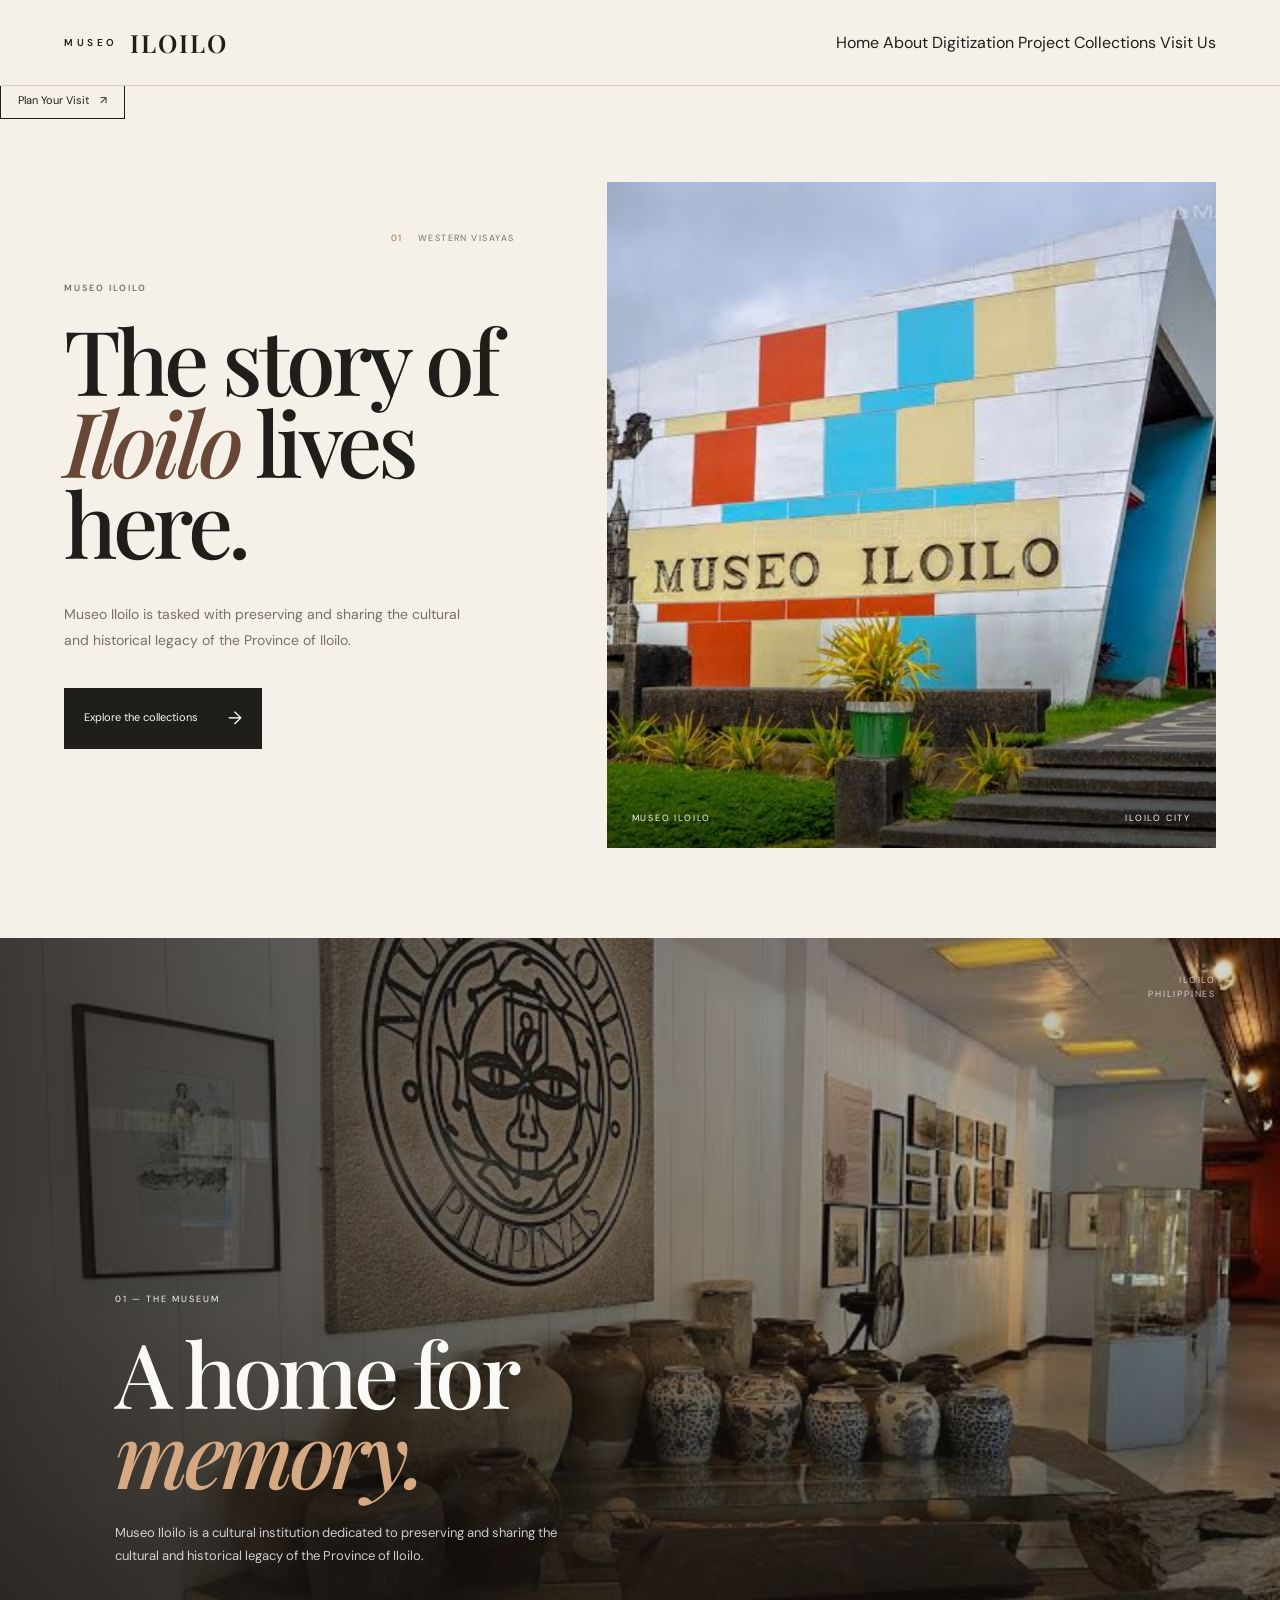
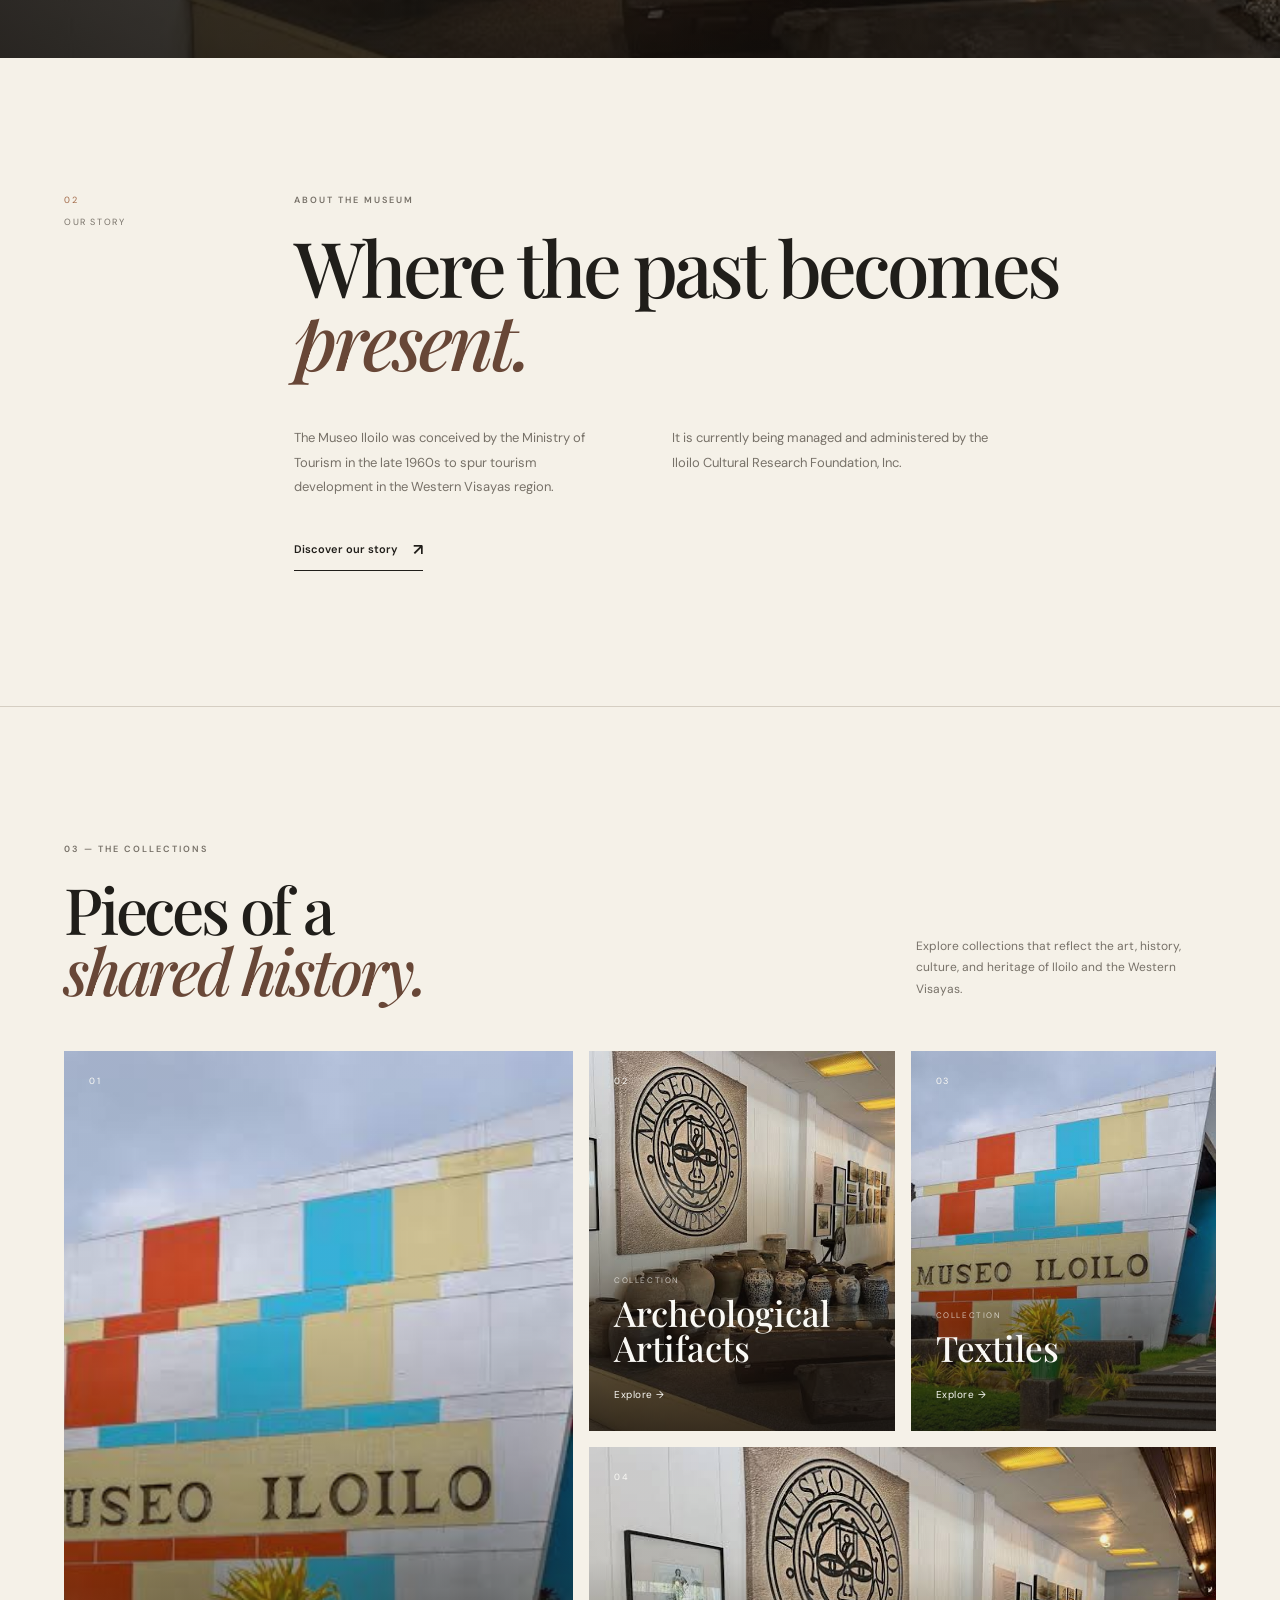
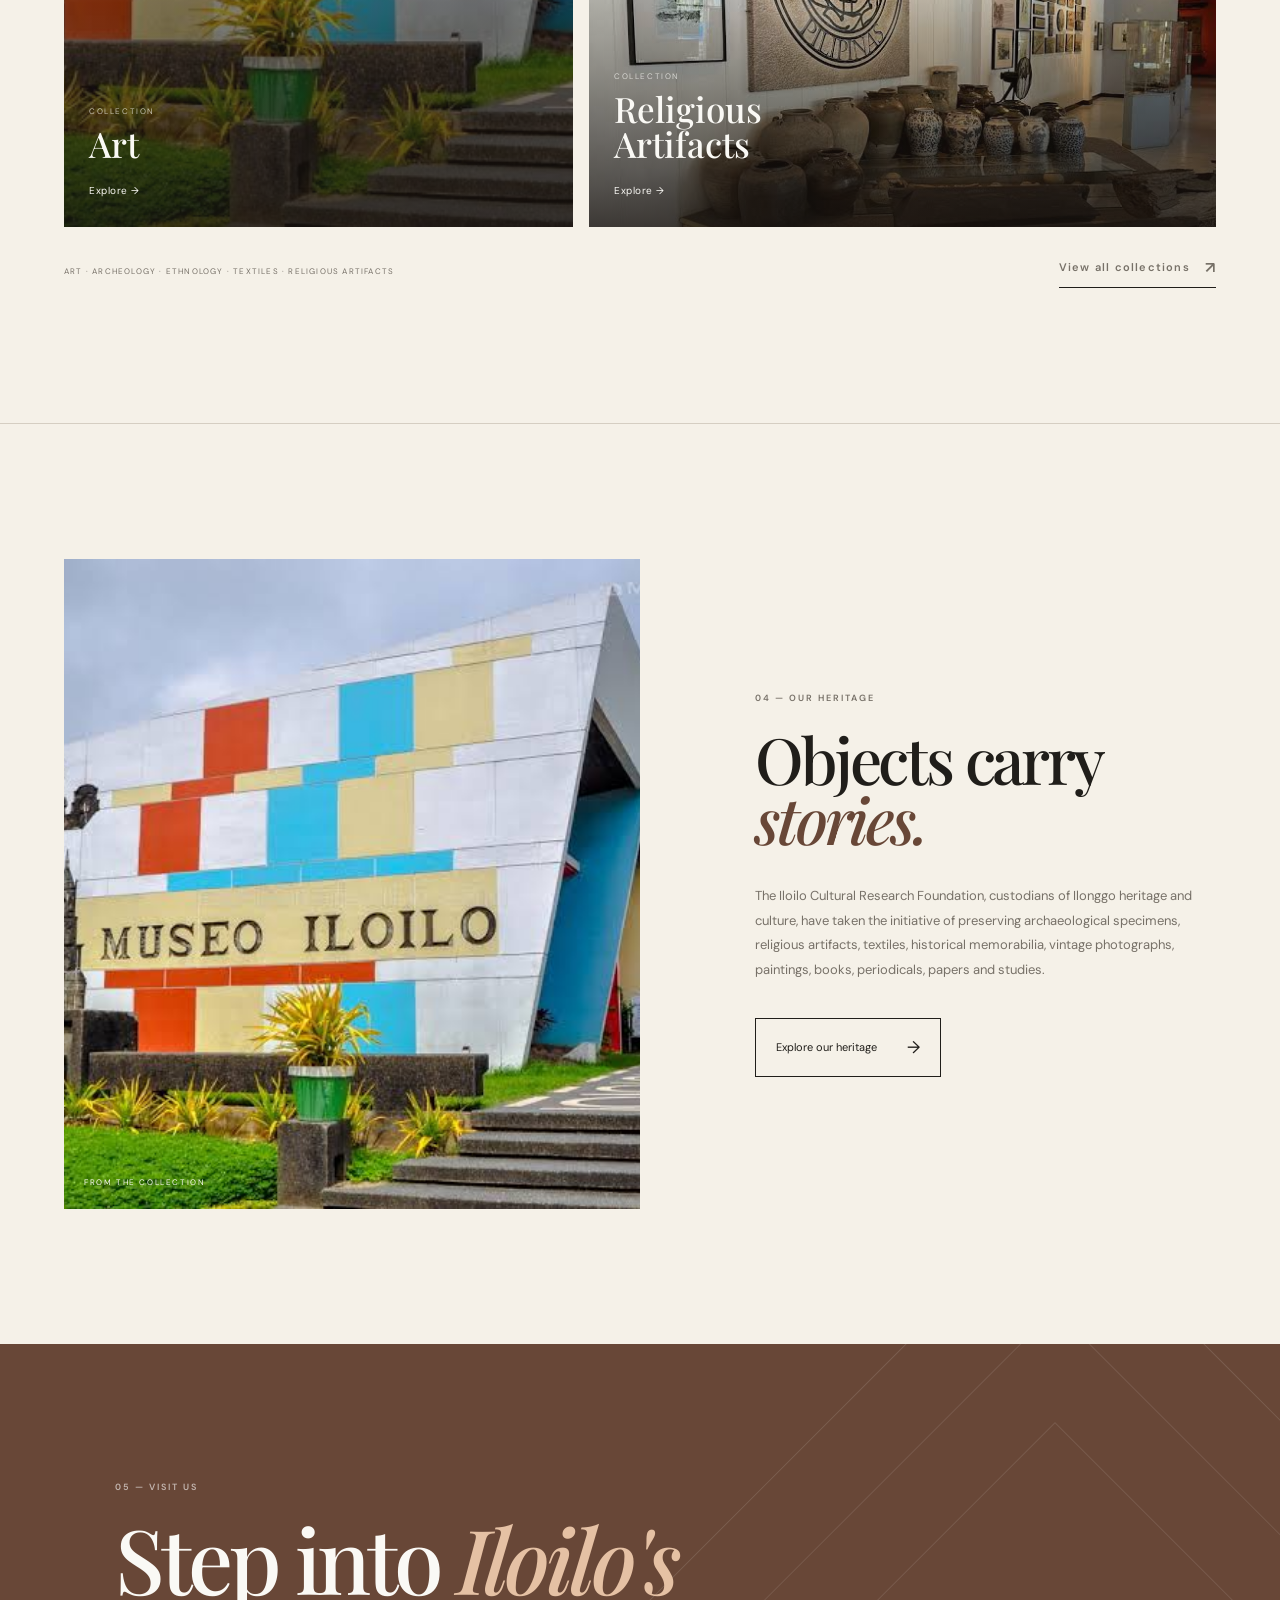
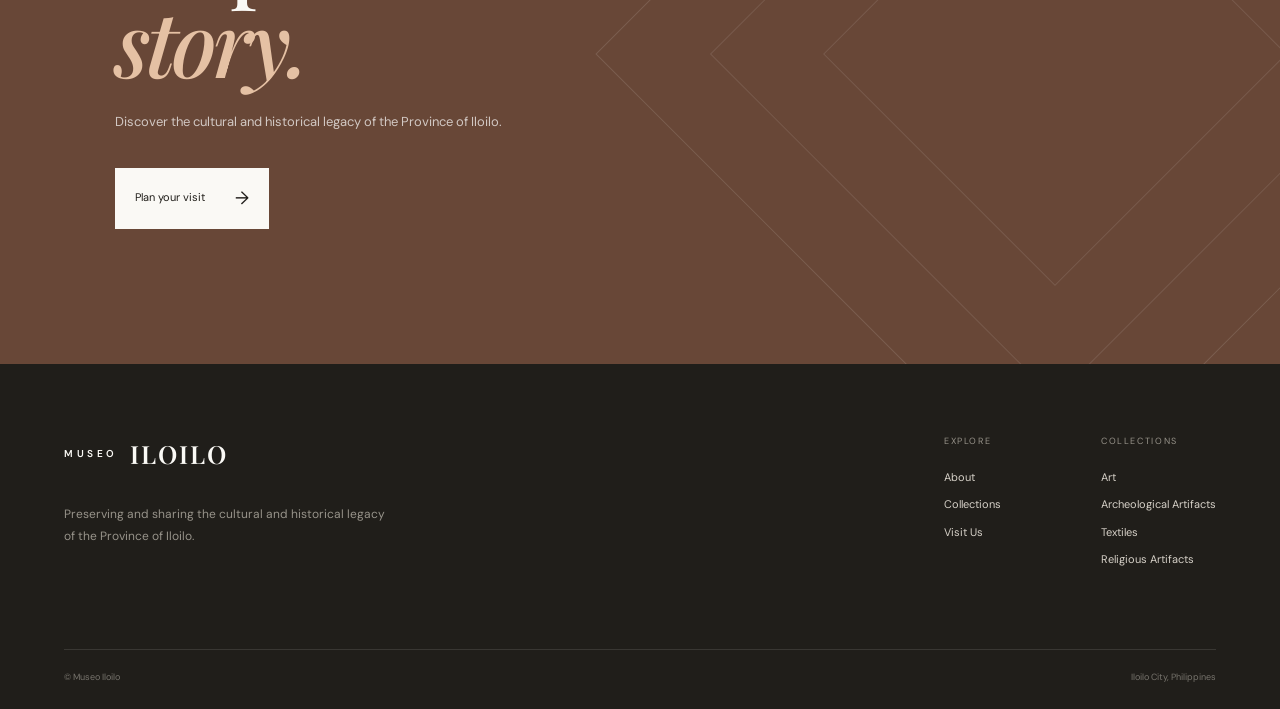
<file: index.html>
<!DOCTYPE html>
<html lang="en">
<head>
    <meta charset="UTF-8">
    <meta name="viewport" content="width=device-width, initial-scale=1.0">
    <title>Museo Iloilo</title>
    <link rel="stylesheet" href="style.css">
    <link rel="preconnect" href="https://fonts.googleapis.com">
    <link rel="preconnect" href="https://fonts.gstatic.com" crossorigin>
    <link href="https://fonts.googleapis.com/css2?family=DM+Sans:wght@400;500;600&family=Playfair+Display:ital,wght@0,500;0,600;1,500&display=swap" rel="stylesheet">
</head>

<body>

<header class="navbar">
    <a href="index.html" class="logo">
        <span>MUSEO</span>
        <strong>ILOILO</strong>
    </a>

     <nav class="main-nav">
        <a href="index.html">Home</a>
        <a href="about.html" class="active">About</a>
        <a href="digitization.html">Digitization Project</a>
        <a href="collections.html">Collections</a>
        <a href="visit.html">Visit Us</a>
    </nav>
</header>

    <a href="visit.html" class="nav-button">
        Plan Your Visit <span>↗</span>
    </a>
</header>

<main>

    <section class="hero">

        <div class="hero-content">

            <div class="hero-index">
                <span>01</span>
                <span>WESTERN VISAYAS</span>
            </div>

            <p class="eyebrow">MUSEO ILOILO</p>

            <h1>
                The story of
                <em>Iloilo</em>
                lives here.
            </h1>

            <p class="hero-description">
                Museo Iloilo is tasked with preserving and sharing the cultural and historical legacy of the Province of Iloilo.
            </p>

            <a href="collections.html" class="primary-button">
                Explore the collections
                <span>→</span>
            </a>

        </div>

        <div class="hero-image">
            <img src="images/museoiloilo.jpg" alt="Museo Iloilo">

            <div class="hero-caption">
                <span>MUSEO ILOILO</span>
                <span>ILOILO CITY</span>
            </div>
        </div>

    </section>


    <section class="museum-backdrop">

        <div class="backdrop-image">
            <img src="images/interior.jpg" alt="Museo Iloilo building">
        </div>

        <div class="backdrop-overlay"></div>

        <div class="backdrop-content">
            <span class="backdrop-number">01 — THE MUSEUM</span>

            <h2>
                A home for
                <em>memory.</em>
            </h2>

            <p>
                Museo Iloilo is a cultural institution dedicated to preserving and sharing the cultural and historical legacy of the Province of Iloilo.
            </p>
        </div>

        <div class="backdrop-location">
            <span>ILOILO</span>
            <span>PHILIPPINES</span>
        </div>

    </section>


    <section class="intro section">

        <div class="section-marker">
            <span>02</span>
            <span>OUR STORY</span>
        </div>

        <div class="intro-content">

            <p class="eyebrow">ABOUT THE MUSEUM</p>

            <h2>
                Where the past
                becomes <em>present.</em>
            </h2>

            <div class="intro-grid">

                <p>
                    The Museo Iloilo was conceived by the Ministry of Tourism in the late 1960s to spur tourism development in the Western Visayas region.
                </p>

                <p>
                    It is currently being managed and administered by the Iloilo Cultural Research Foundation, Inc.
                </p>

            </div>

            <a href="about.html" class="text-link">
                Discover our story
                <span>↗</span>
            </a>

        </div>

    </section>


    <section class="collections section">

        <div class="section-header">

            <div>
                <p class="eyebrow">03 — THE COLLECTIONS</p>
                <h2>Pieces of a<br><em>shared history.</em></h2>
            </div>

            <p class="section-introduction">
                Explore collections that reflect the art, history, culture, and heritage of Iloilo and the Western Visayas.
            </p>

        </div>


        <div class="collection-grid">

            <a href="collections.html" class="collection-card card-large">
                <img src="images/museoiloilo.jpg" alt="Art Collection">
                <div class="card-shade"></div>

                <div class="card-number">01</div>

                <div class="card-content">
                    <p>COLLECTION</p>
                    <h3>Art</h3>
                    <span>Explore →</span>
                </div>
            </a>


            <a href="collections.html" class="collection-card">
                <img src="images/interior.jpg" alt="Archeological Artifacts">
                <div class="card-shade"></div>

                <div class="card-number">02</div>

                <div class="card-content">
                    <p>COLLECTION</p>
                    <h3>Archeological<br>Artifacts</h3>
                    <span>Explore →</span>
                </div>
            </a>


            <a href="collections.html" class="collection-card">
                <img src="images/museoiloilo.jpg" alt="Textile Collection">
                <div class="card-shade"></div>

                <div class="card-number">03</div>

                <div class="card-content">
                    <p>COLLECTION</p>
                    <h3>Textiles</h3>
                    <span>Explore →</span>
                </div>
            </a>


            <a href="collections.html" class="collection-card">
                <img src="images/interior.jpg" alt="Religious Artifacts">
                <div class="card-shade"></div>

                <div class="card-number">04</div>

                <div class="card-content">
                    <p>COLLECTION</p>
                    <h3>Religious<br>Artifacts</h3>
                    <span>Explore →</span>
                </div>
            </a>

        </div>

        <div class="collection-footer">
            <span>ART · ARCHEOLOGY · ETHNOLOGY · TEXTILES · RELIGIOUS ARTIFACTS</span>

            <a href="collections.html" class="text-link">
                View all collections
                <span>↗</span>
            </a>
        </div>

    </section>


    <section class="heritage section">

        <div class="heritage-image">
            <img src="images/museoiloilo.jpg" alt="Artifact from Museo Iloilo">
            <span>FROM THE COLLECTION</span>
        </div>

        <div class="heritage-content">

            <p class="eyebrow">04 — OUR HERITAGE</p>

            <h2>
                Objects carry
                <em>stories.</em>
            </h2>

            <p>
                The Iloilo Cultural Research Foundation, custodians of Ilonggo heritage and culture, have taken the initiative of preserving archaeological specimens, religious artifacts, textiles, historical memorabilia, vintage photographs, paintings, books, periodicals, papers and studies.
            </p>

            <a href="collections.html" class="outline-button">
                Explore our heritage
                <span>→</span>
            </a>

        </div>

    </section>


    <section class="visit-cta">

        <div class="cta-content">

            <p class="eyebrow">05 — VISIT US</p>

            <h2>
                Step into
                <em>Iloilo's story.</em>
            </h2>

            <p>
                Discover the cultural and historical legacy of the Province of Iloilo.
            </p>

            <a href="visit.html" class="primary-button light">
                Plan your visit
                <span>→</span>
            </a>

        </div>

        <div class="cta-pattern"></div>

    </section>

</main>


<footer class="footer">

    <div class="footer-main">

        <div class="footer-brand">

            <a href="index.html" class="logo">
                <span>MUSEO</span>
                <strong>ILOILO</strong>
            </a>

            <p>
                Preserving and sharing the cultural and historical legacy of the Province of Iloilo.
            </p>

        </div>


        <div class="footer-links">

            <div>
                <span class="footer-title">Explore</span>
                <a href="about.html">About</a>
                <a href="collections.html">Collections</a>
                <a href="visit.html">Visit Us</a>
            </div>

            <div>
                <span class="footer-title">Collections</span>
                <a href="collections.html">Art</a>
                <a href="collections.html">Archeological Artifacts</a>
                <a href="collections.html">Textiles</a>
                <a href="collections.html">Religious Artifacts</a>
            </div>

        </div>

    </div>


    <div class="footer-bottom">
        <span>© Museo Iloilo</span>
        <span>Iloilo City, Philippines</span>
    </div>

</footer>

</body>
</html>
</file>
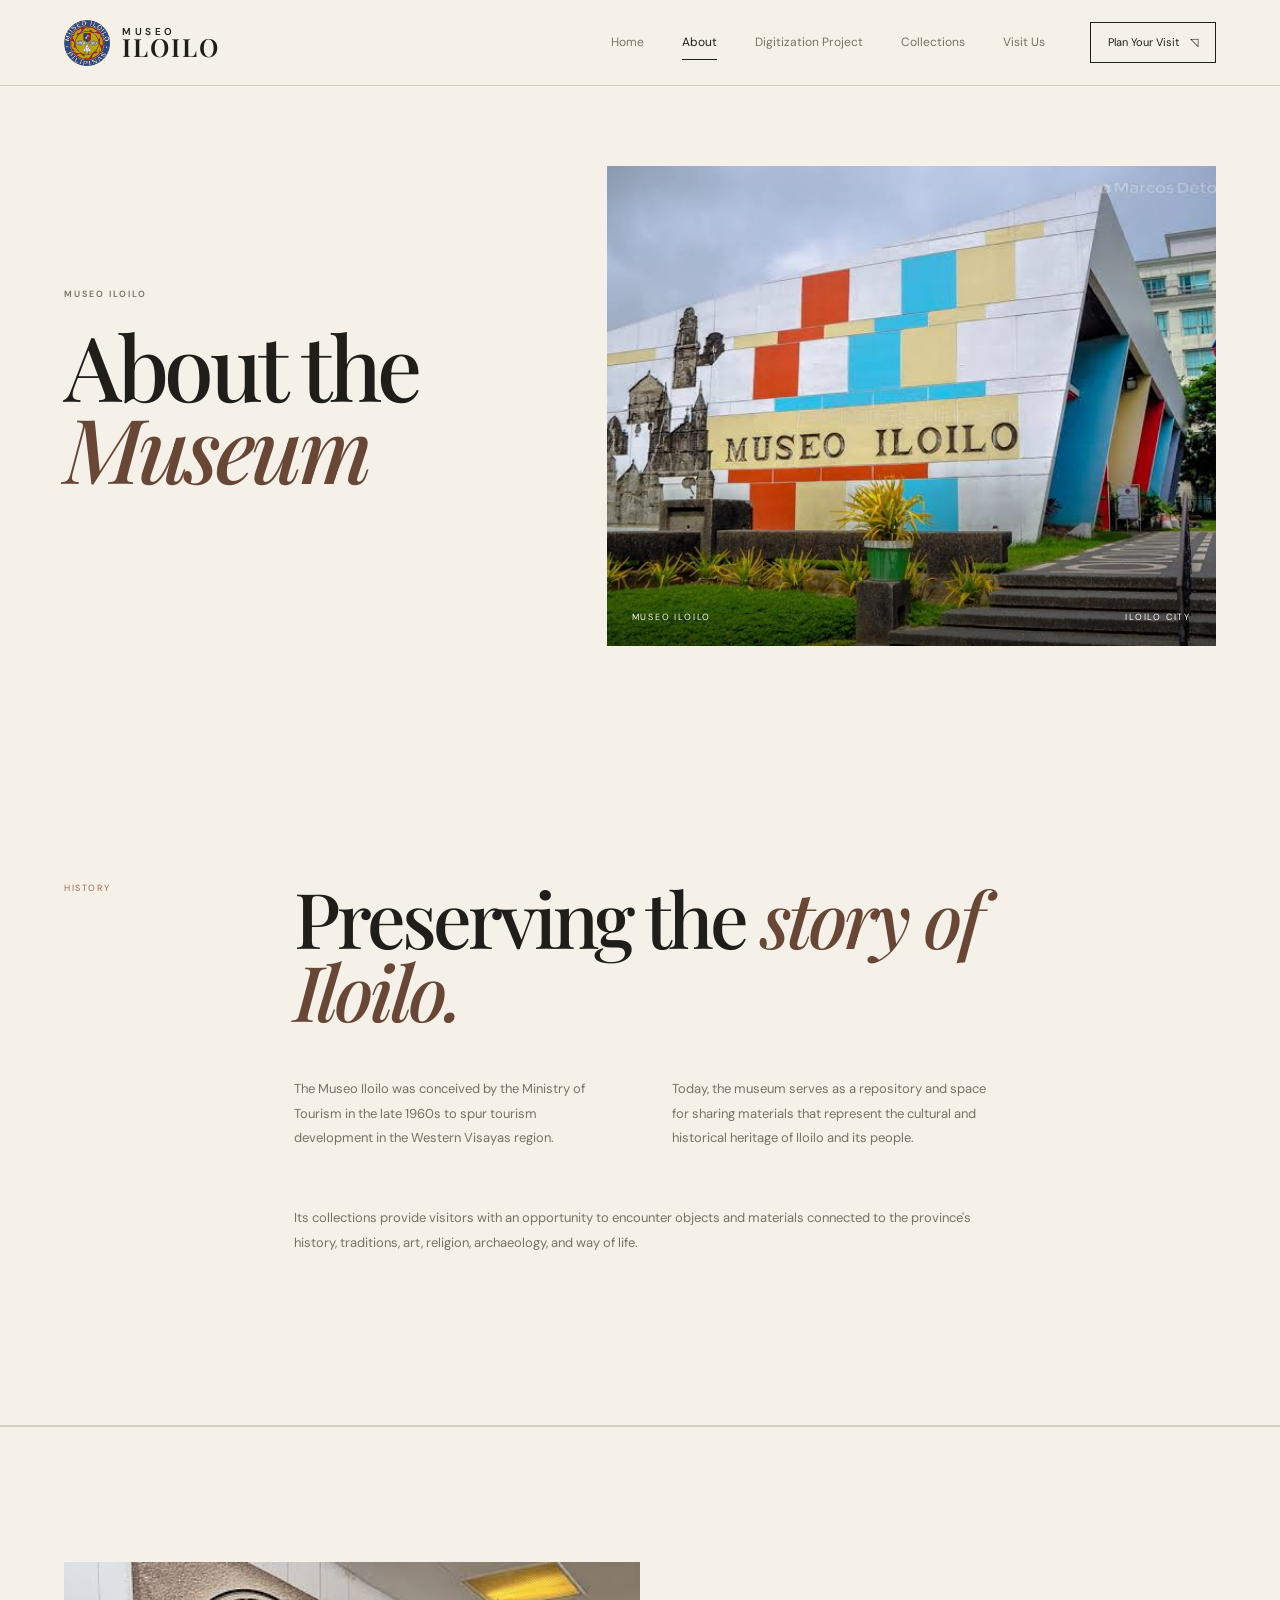
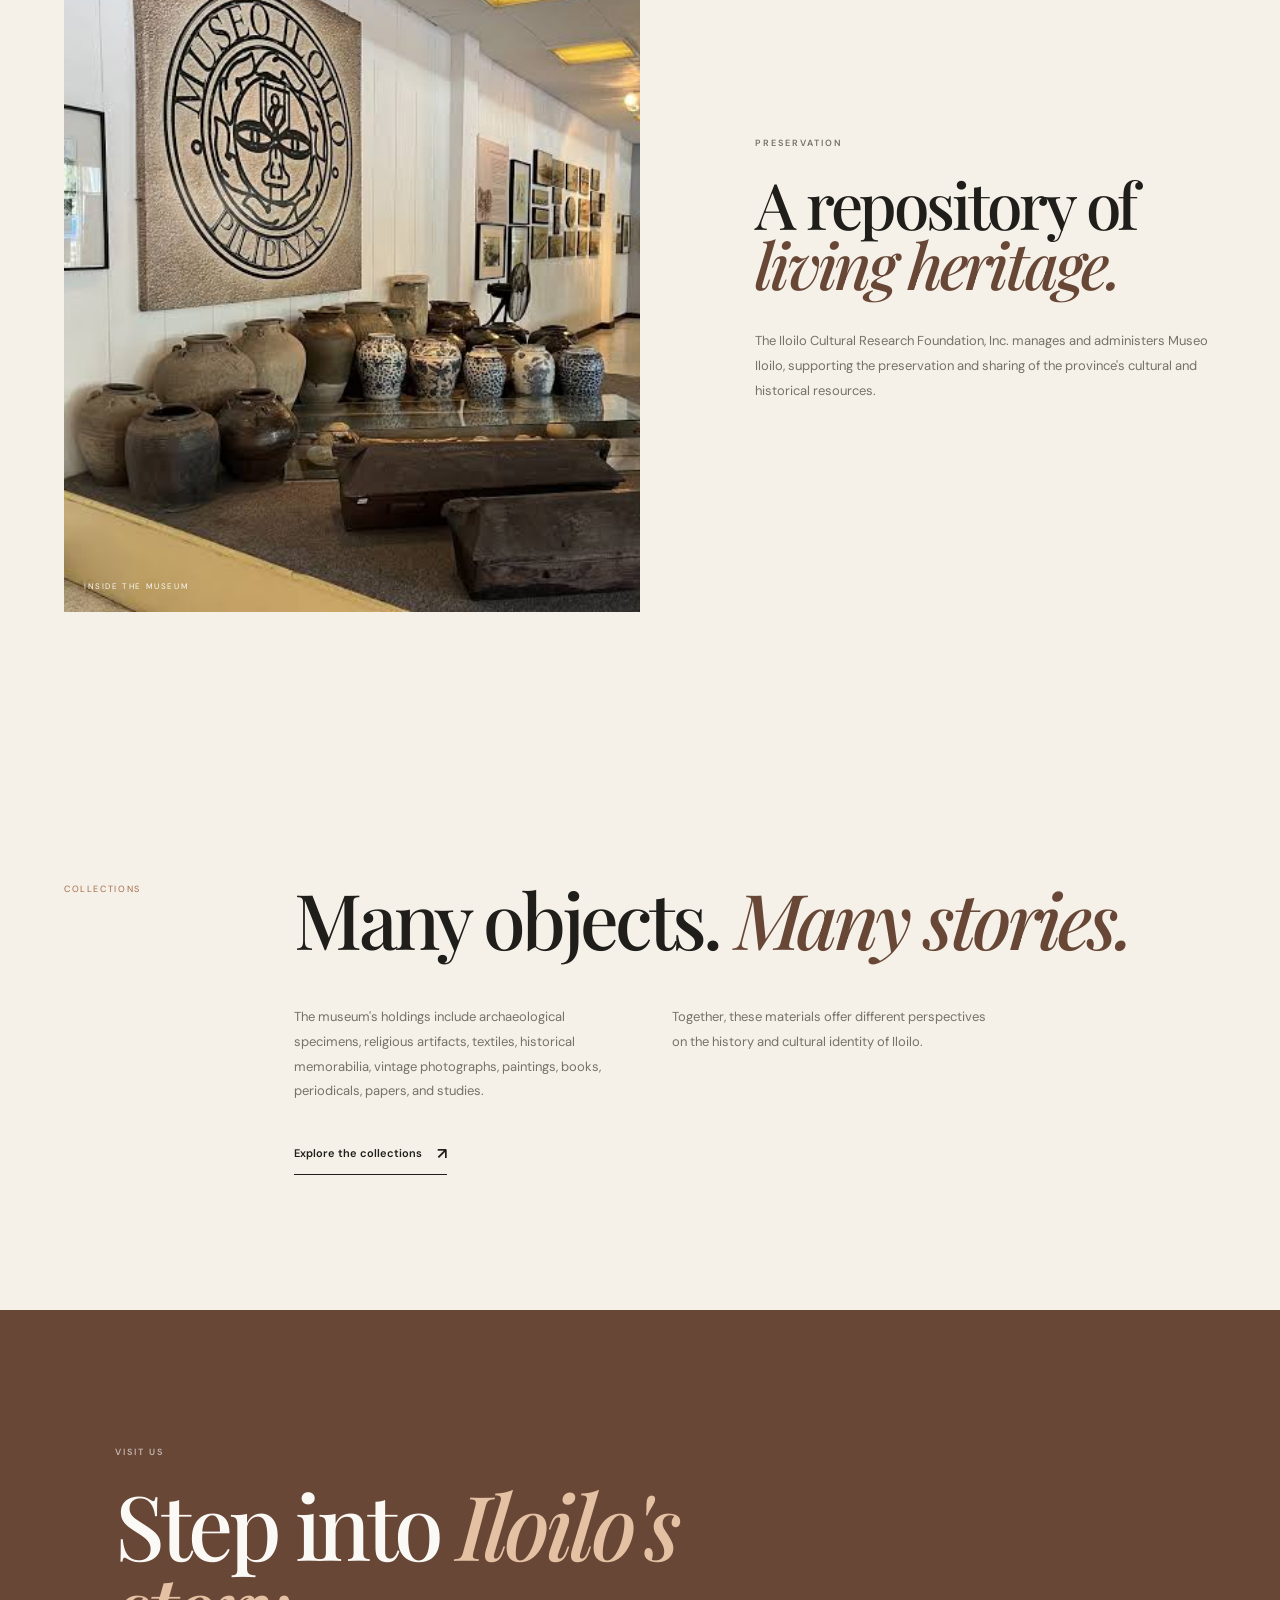
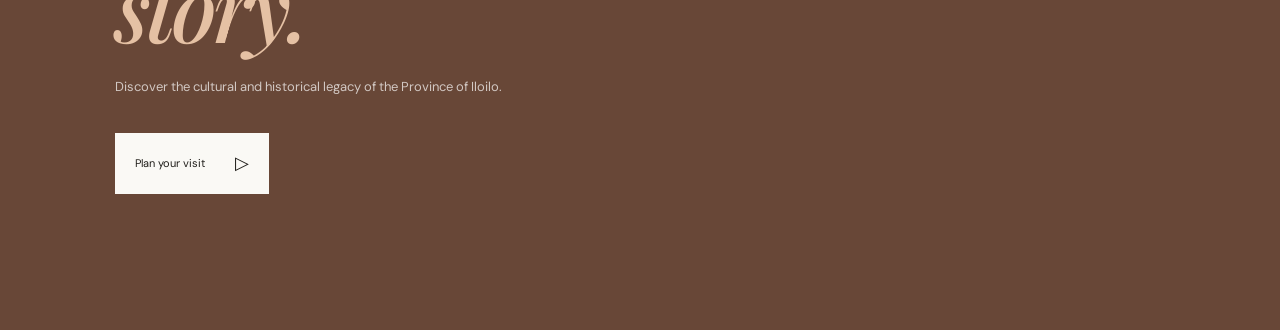
<file: about.html>
<!DOCTYPE html>
<html lang="en">
<head>
    <meta charset="UTF-8">
    <meta name="viewport" content="width=device-width, initial-scale=1.0">
    <title>Museo Iloilo | About</title>
    <link rel="stylesheet" href="style.css">
    <link rel="preconnect" href="https://fonts.googleapis.com">
    <link rel="preconnect" href="https://fonts.gstatic.com" crossorigin>
    <link href="https://fonts.googleapis.com/css2?family=DM+Sans:wght@400;500;600&family=Playfair+Display:ital,wght@0,500;0,600;1,500&display=swap" rel="stylesheet">
</head>

<body>

<header class="navbar">
    <a href="index.html" class="logo">
        <img src="images/museo-logo.png" alt="Museo Iloilo seal">
        <div class="logo-text">
            <span>MUSEO</span>
            <strong>ILOILO</strong>
        </div>
    </a>

    <nav class="nav-links">
        <a href="index.html">Home</a>
        <a href="about.html" class="active">About</a>
        <a href="digitization.html">Digitization Project</a>
        <a href="collections.html">Collections</a>
        <a href="visit.html">Visit Us</a>
    </nav>

    <a href="visit.html" class="nav-button">
        Plan Your Visit <span>◹</span>
    </a>
</header>

<main>

    <section class="hero page-hero">

        <div class="hero-content">

            <p class="eyebrow">MUSEO ILOILO</p>

            <h1>
                About the
                <em>Museum</em>
            </h1>

        </div>

        <div class="hero-image">
            <img src="images/museoiloilo.jpg" alt="Museo Iloilo building">

            <div class="hero-caption">
                <span>MUSEO ILOILO</span>
                <span>ILOILO CITY</span>
            </div>
        </div>

    </section>


    <section class="intro section">

        <div class="section-marker">
            <span>HISTORY</span>
        </div>

        <div class="intro-content">

            <h2>
                Preserving the
                <em>story of Iloilo.</em>
            </h2>

            <div class="intro-grid">

                <p>
                    The Museo Iloilo was conceived by the Ministry of Tourism in the late 1960s to spur tourism development in the Western Visayas region.
                </p>

                <p>
                    Today, the museum serves as a repository and space for sharing materials that represent the cultural and historical heritage of Iloilo and its people.
                </p>

                <p>
                    Its collections provide visitors with an opportunity to encounter objects and materials connected to the province's history, traditions, art, religion, archaeology, and way of life.
                </p>

            </div>

        </div>

    </section>


    <section class="heritage section">

        <div class="heritage-image">
            <img src="images/interior.jpg" alt="Interior of Museo Iloilo">
            <span>INSIDE THE MUSEUM</span>
        </div>

        <div class="heritage-content">

            <p class="eyebrow">PRESERVATION</p>

            <h2>
                A repository of
                <em>living heritage.</em>
            </h2>

            <p>
                The Iloilo Cultural Research Foundation, Inc. manages and administers Museo Iloilo, supporting the preservation and sharing of the province's cultural and historical resources.
            </p>

        </div>

    </section>


    <section class="intro section no-border">

        <div class="section-marker">

            <span>COLLECTIONS</span>
        </div>

        <div class="intro-content">

            <h2>
                Many objects.
                <em>Many stories.</em>
            </h2>

            <div class="intro-grid">

                <p>
                    The museum's holdings include archaeological specimens, religious artifacts, textiles, historical memorabilia, vintage photographs, paintings, books, periodicals, papers, and studies.
                </p>

                <p>
                    Together, these materials offer different perspectives on the history and cultural identity of Iloilo.
                </p>

            </div>

            <a href="collections.html" class="text-link">
                Explore the collections
                <span>↗</span>
            </a>

        </div>

    </section>


    <section class="visit-cta">

        <div class="cta-content">

            <p class="eyebrow">VISIT US</p>

            <h2>
                Step into
                <em>Iloilo's story.</em>
            </h2>

            <p>
                Discover the cultural and historical legacy of the Province of Iloilo.
            </p>

            <a href="visit.html" class="primary-button light">
                Plan your visit
                <span>▷</span>
            </a>

        </div>
</file>
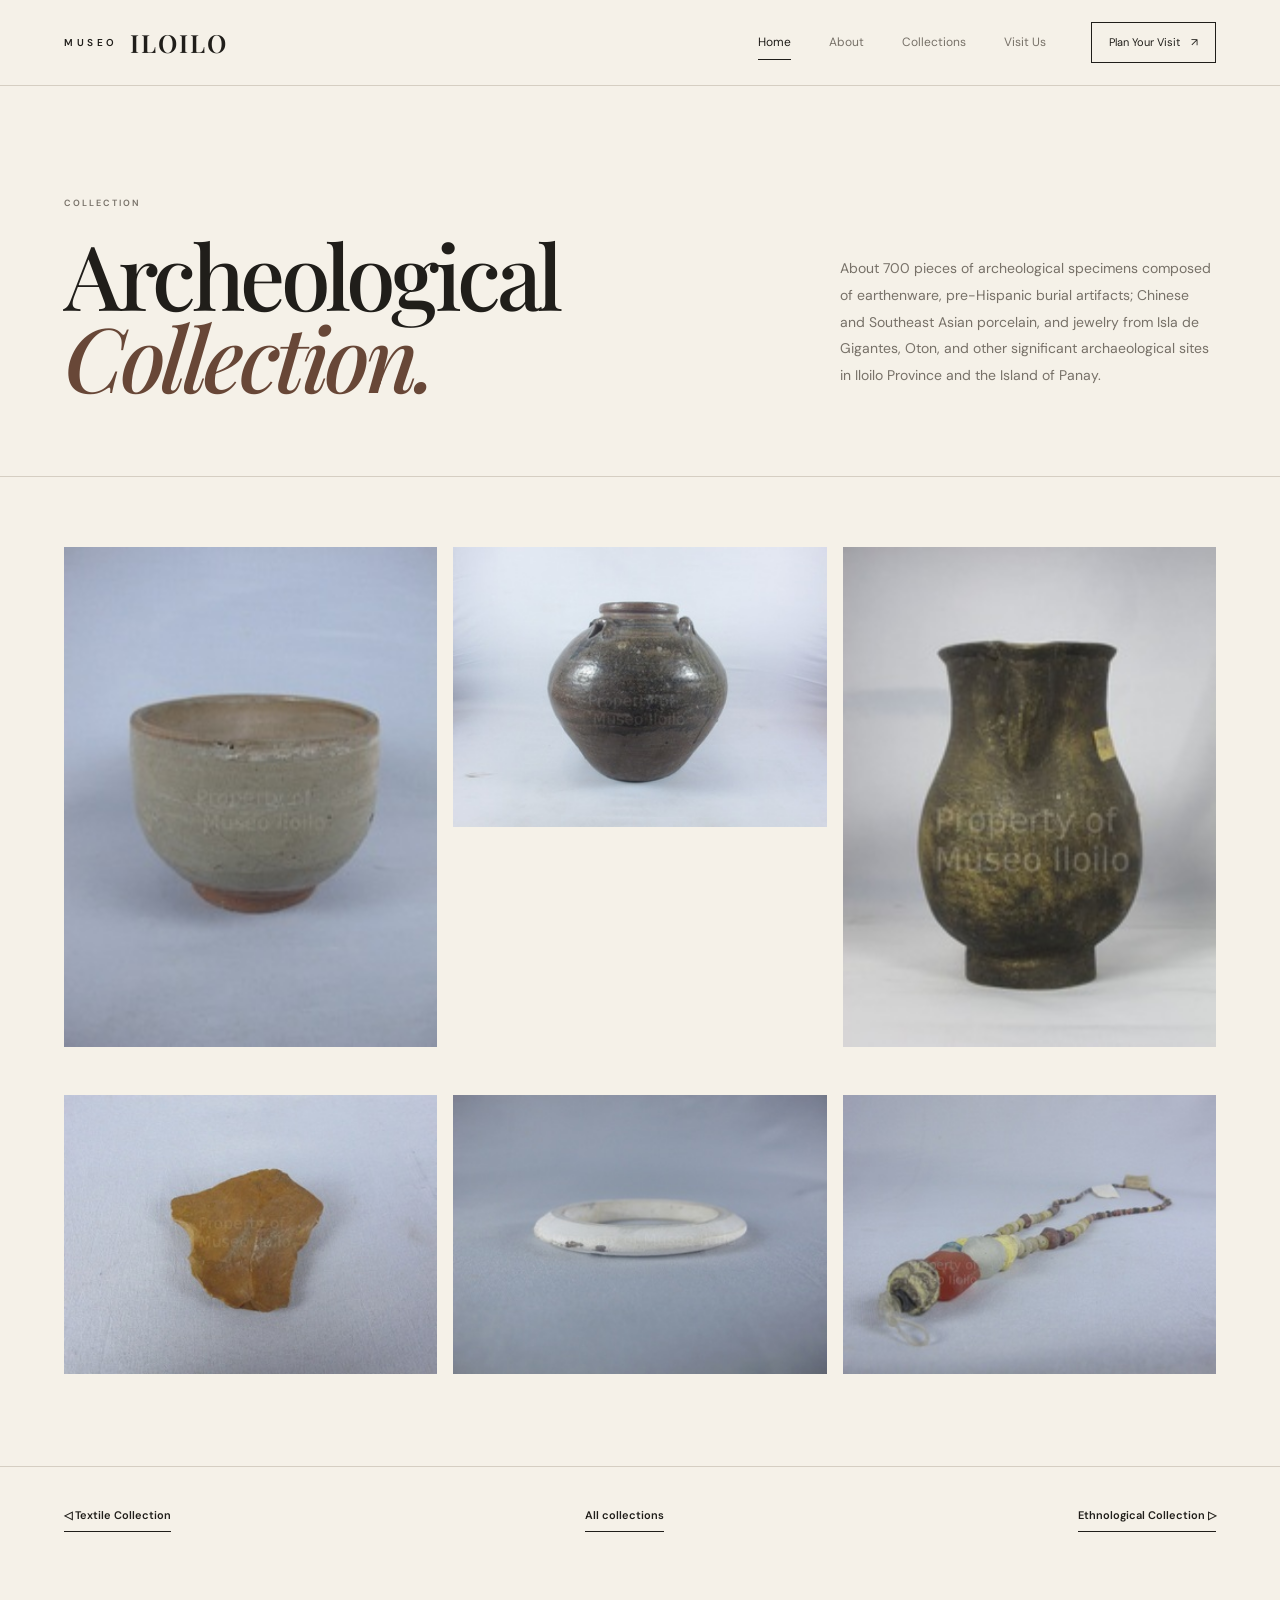
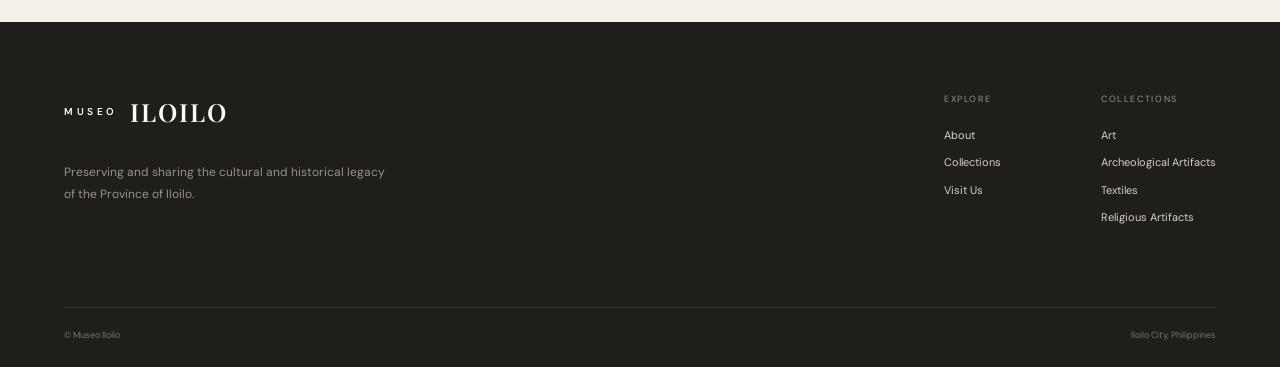
<file: archeological.html>
<!DOCTYPE html>
<html lang="en">
<head>
    <title>Archeological Artifacts Collection - Museo Iloilo</title>
     <meta charset="UTF-8">
    <meta name="viewport" content="width=device-width, initial-scale=1.0">
    <link rel="stylesheet" href="style.css">
    <link rel="preconnect" href="https://fonts.googleapis.com">
    <link rel="preconnect" href="https://fonts.gstatic.com" crossorigin>
    <link href="https://fonts.googleapis.com/css2?family=DM+Sans:wght@400;500;600&family=Playfair+Display:ital,wght@0,500;0,600;1,500&display=swap" rel="stylesheet">
</head>

<body> 
    <header class="navbar">
    <a href="index.html" class="logo">
        <span>MUSEO</span>
        <strong>ILOILO</strong>
    </a>

    <nav class="nav-links">
        <a href="index.html" class="active">Home</a>
        <a href="about.html">About</a>
        <a href="collections.html">Collections</a>
        <a href="visit.html">Visit Us</a>
    </nav>

    <a href="visit.html" class="nav-button">
        Plan Your Visit <span>↗</span>
    </a>
</header>

<main> 

    <section class="collection-hero">

        <div>
            <p class="eyebrow">COLLECTION</p>
            <h1>
               Archeological
                <em>Collection.</em>
            </h1>
        </div>

        <p>
            About 700 pieces of archeological specimens composed of earthenware, 
            pre-Hispanic burial artifacts; Chinese and Southeast Asian porcelain, 
            and jewelry from Isla de Gigantes, Oton, and other significant archaeological sites in 
            Iloilo Province and the Island of Panay.
        </p>

    </section>

    <section class="gallery">
        <div class ="gallery-grid">

        <figure>
            <div class="gallery-image">
                <img src ="images/archeology/archeological-bowl.jpg" alt="Archeological item 01">
            </div>
            <figcaption>
                <span></span>
            </figcaption>
        </figure>
        
        <figure>
            <div class="gallery-image">
                <img src="images/archeology/archeological-jar.jpg" alt="Archeological item 02">
            </div>
        <figcaption>
                <span></span>
            </figcaption>
        </figure>

         <figure>
            <div class="gallery-image">
                <img src="images/archeology/archeological-pitcher.jpg" alt="Archeological item 03">
            </div>
        <figcaption>
                <span></span>
            </figcaption>
        </figure>

         <figure>
            <div class="gallery-image">
                <img src="images/archeology/archeological-stone-tool.jpg" alt="Archeological item 04">
            </div>
        <figcaption>
                <span></span>
            </figcaption>
        </figure>

         <figure>
            <div class="gallery-image">
                <img src="images/archeology/archeological-bracelet.jpg" alt="Archeological item 05">
            </div>
        <figcaption>
                <span></span>
            </figcaption>
        </figure>

         <figure>
            <div class="gallery-image">
                <img src="images/archeology/archeological-bead-necklace.jpg" alt="Archeological item 06">
            </div>
        <figcaption>
                <span></span>
            </figcaption>
        </figure>
        </div>
    </section>
       
    <section class="collection-nav">
        <a href="textile.html" class="text-link">◁ Textile Collection</a>
        <a href="collections.html" class="text-link">All collections</a>
        <a href="ethnological.html" class="text-link">Ethnological Collection ▷</a>
    </section>
</main>


    <footer class="footer">

    <div class="footer-main">

        <div class="footer-brand">

            <a href="index.html" class="logo">
                <span>MUSEO</span>
                <strong>ILOILO</strong>
            </a>

            <p>
                Preserving and sharing the cultural and historical legacy of the Province of Iloilo.
            </p>

        </div>


        <div class="footer-links">

            <div>
                <span class="footer-title">Explore</span>
                <a href="about.html">About</a>
                <a href="collections.html">Collections</a>
                <a href="visit.html">Visit Us</a>
            </div>

            <div>
                <span class="footer-title">Collections</span>
                <a href="collections.html">Art</a>
                <a href="collections.html">Archeological Artifacts</a>
                <a href="collections.html">Textiles</a>
                <a href="collections.html">Religious Artifacts</a>
            </div>

        </div>

    </div>


    <div class="footer-bottom">
        <span>© Museo Iloilo</span>
        <span>Iloilo City, Philippines</span>
    </div>

</footer>
</body>
</html>
</file>
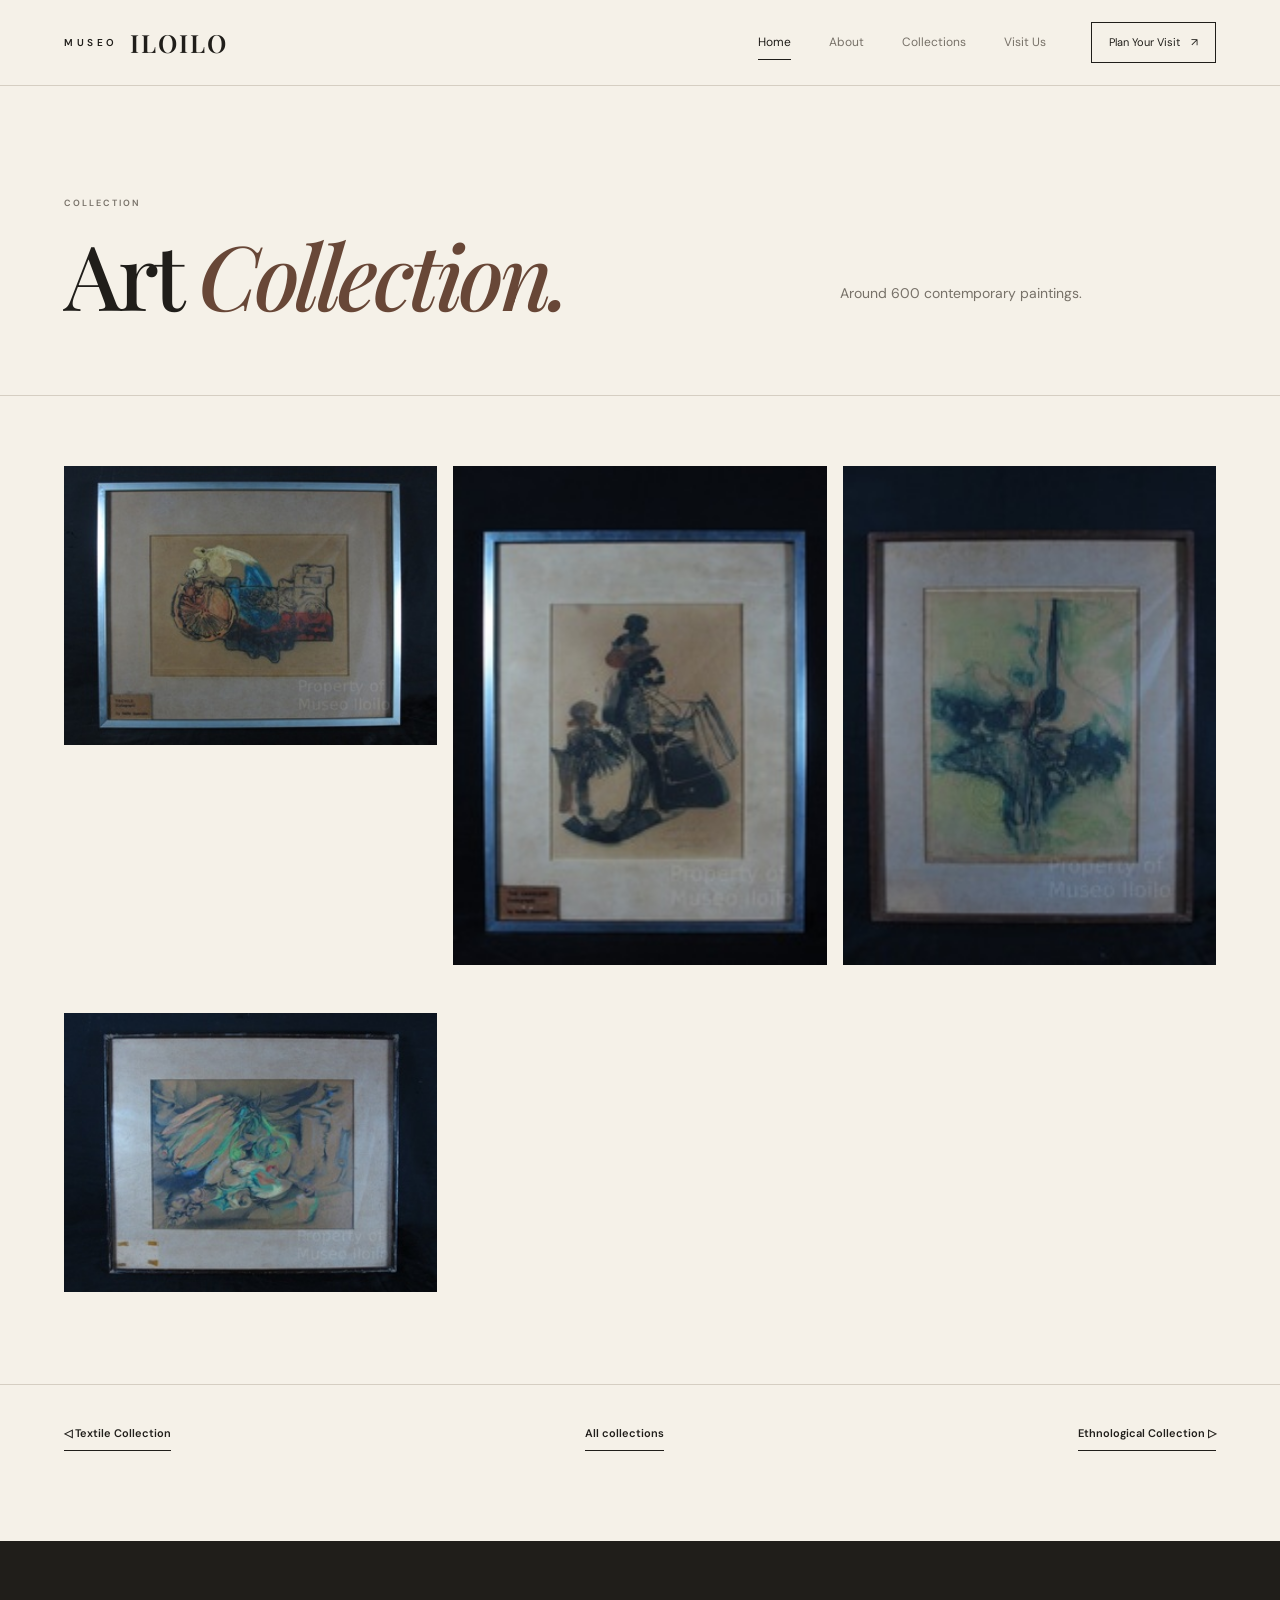
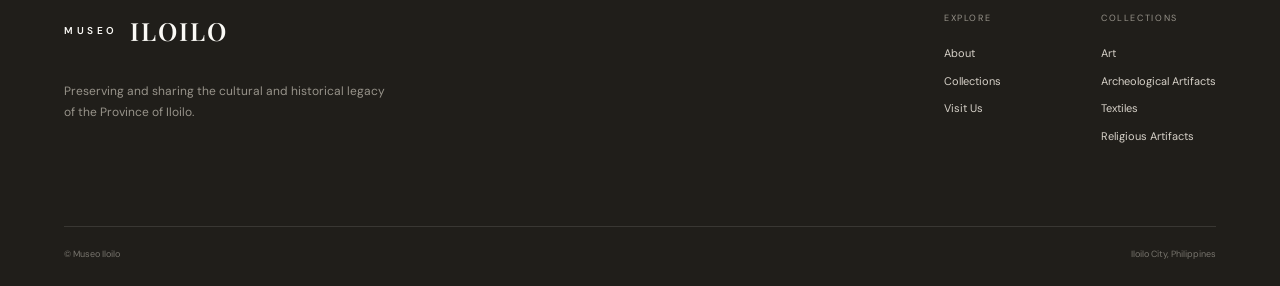
<file: art.html>
<!DOCTYPE html>
<html lang="en">
<head>
    <title>Art Collection - Museo Iloilo</title>
     <meta charset="UTF-8">
    <meta name="viewport" content="width=device-width, initial-scale=1.0">
    <link rel="stylesheet" href="style.css">
    <link rel="preconnect" href="https://fonts.googleapis.com">
    <link rel="preconnect" href="https://fonts.gstatic.com" crossorigin>
    <link href="https://fonts.googleapis.com/css2?family=DM+Sans:wght@400;500;600&family=Playfair+Display:ital,wght@0,500;0,600;1,500&display=swap" rel="stylesheet">
</head>

<body> 
    <header class="navbar">
    <a href="index.html" class="logo">
        <span>MUSEO</span>
        <strong>ILOILO</strong>
    </a>

    <nav class="nav-links">
        <a href="index.html" class="active">Home</a>
        <a href="about.html">About</a>
        <a href="collections.html">Collections</a>
        <a href="visit.html">Visit Us</a>
    </nav>

    <a href="visit.html" class="nav-button">
        Plan Your Visit <span>↗</span>
    </a>
</header>

<main> 

    <section class="collection-hero">

        <div>
            <p class="eyebrow">COLLECTION</p>
            <h1>
               Art
                <em>Collection.</em>
            </h1>
        </div>

        <p>
            Around 600 contemporary paintings.
        </p>

    </section>

    <section class="gallery">
        <div class ="gallery-grid">
            
        <figure>
            <div class="gallery-image">
                <img src ="images/art-painting/art-painting-1.jpg" alt="Art item 01">
            </div>
            <figcaption>
                <span></span>
            </figcaption>
        </figure>
        
        <figure>
            <div class="gallery-image">
                <img src="images/art-painting/art-painting-2.jpg" alt="Art item 02">
            </div>
        <figcaption>
                <span></span>
            </figcaption>
        </figure>

         <figure>
            <div class="gallery-image">
                <img src="images/art-painting/art-painting-3.jpg" alt="Art item 03">
            </div>
        <figcaption>
                <span></span>
            </figcaption>
        </figure>

         <figure>
            <div class="gallery-image">
                <img src="images/art-painting/art-painting-4.jpg" alt="Art item 04">
            </div>
        <figcaption>
                <span></span>
            </figcaption>
        </figure>

        </div>
    </section>
       
    <section class="collection-nav">
        <a href="textile.html" class="text-link">◁ Textile Collection</a>
        <a href="collections.html" class="text-link">All collections</a>
        <a href="ethnological.html" class="text-link">Ethnological Collection ▷</a>
    </section>
</main>


    <footer class="footer">

    <div class="footer-main">

        <div class="footer-brand">

            <a href="index.html" class="logo">
                <span>MUSEO</span>
                <strong>ILOILO</strong>
            </a>

            <p>
                Preserving and sharing the cultural and historical legacy of the Province of Iloilo.
            </p>

        </div>


        <div class="footer-links">

            <div>
                <span class="footer-title">Explore</span>
                <a href="about.html">About</a>
                <a href="collections.html">Collections</a>
                <a href="visit.html">Visit Us</a>
            </div>

            <div>
                <span class="footer-title">Collections</span>
                <a href="collections.html">Art</a>
                <a href="collections.html">Archeological Artifacts</a>
                <a href="collections.html">Textiles</a>
                <a href="collections.html">Religious Artifacts</a>
            </div>

        </div>

    </div>


    <div class="footer-bottom">
        <span>© Museo Iloilo</span>
        <span>Iloilo City, Philippines</span>
    </div>

</footer>
</body>
</html>
</file>
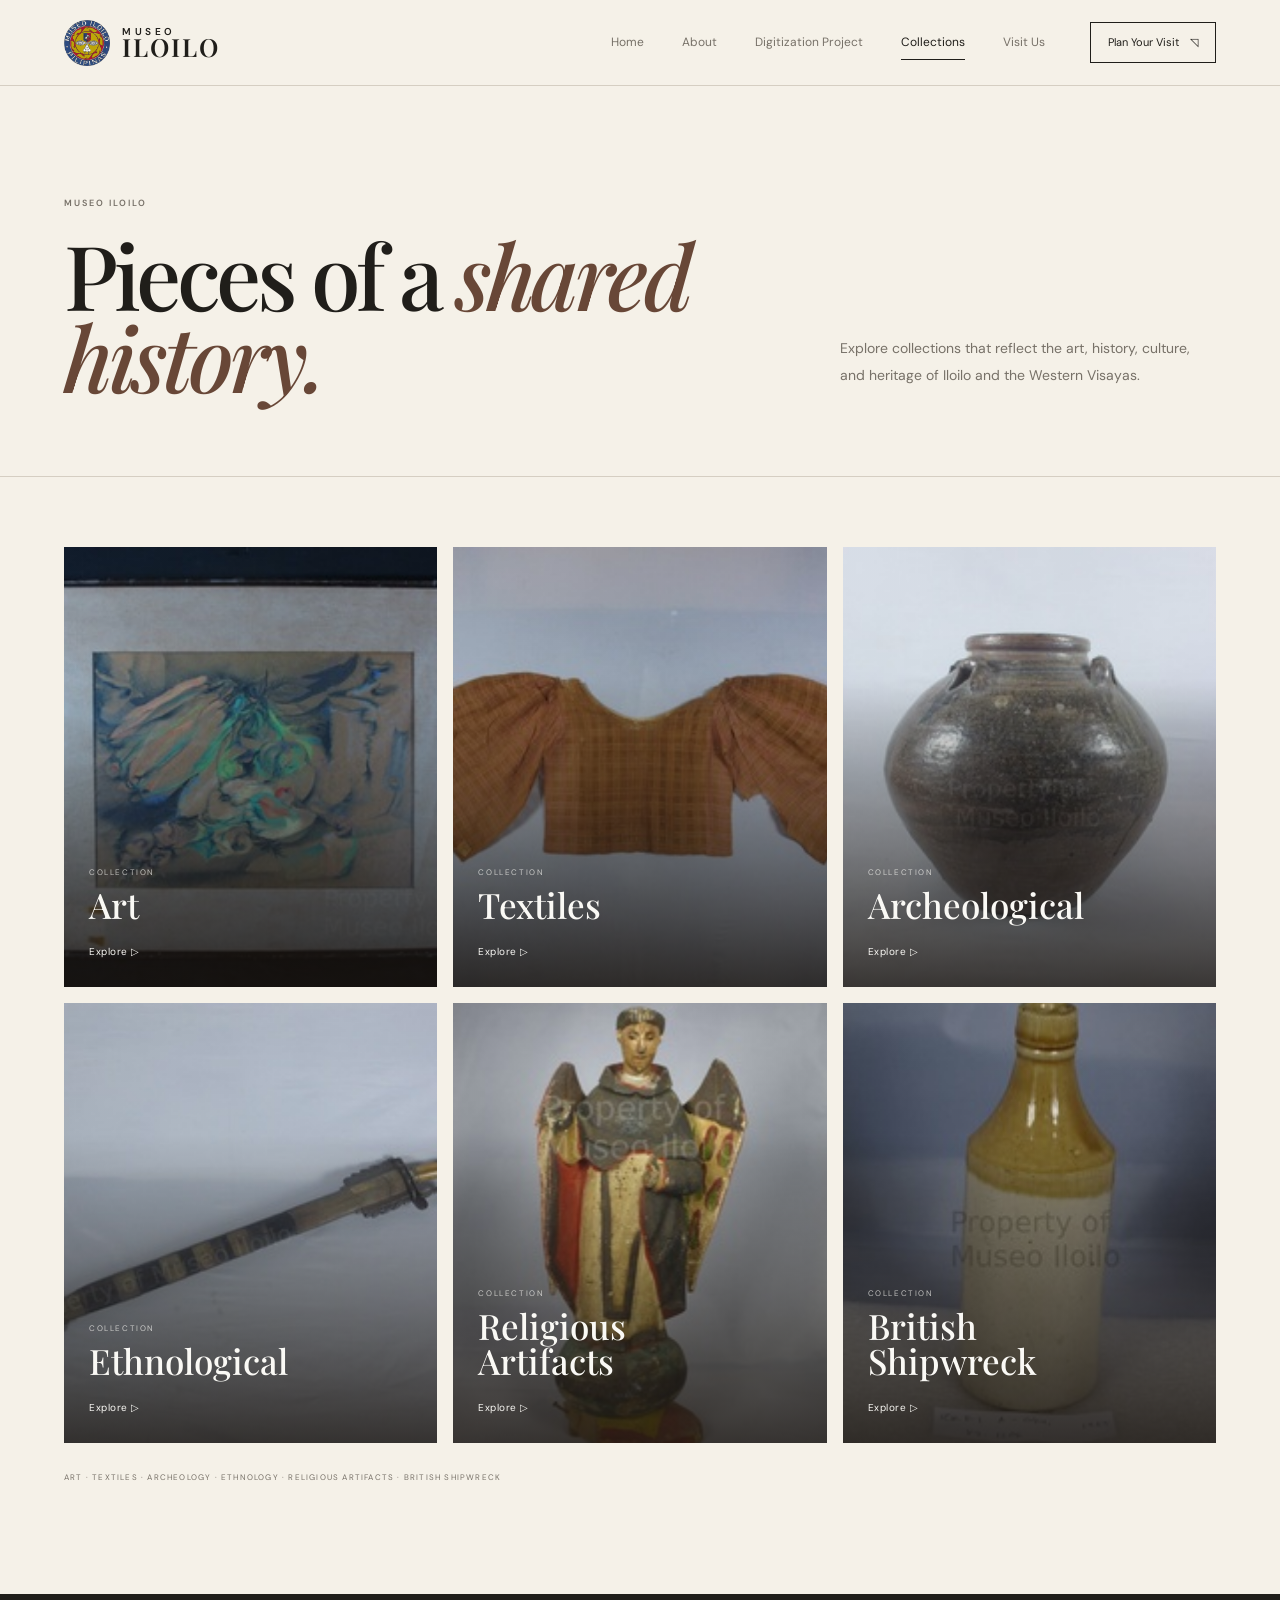
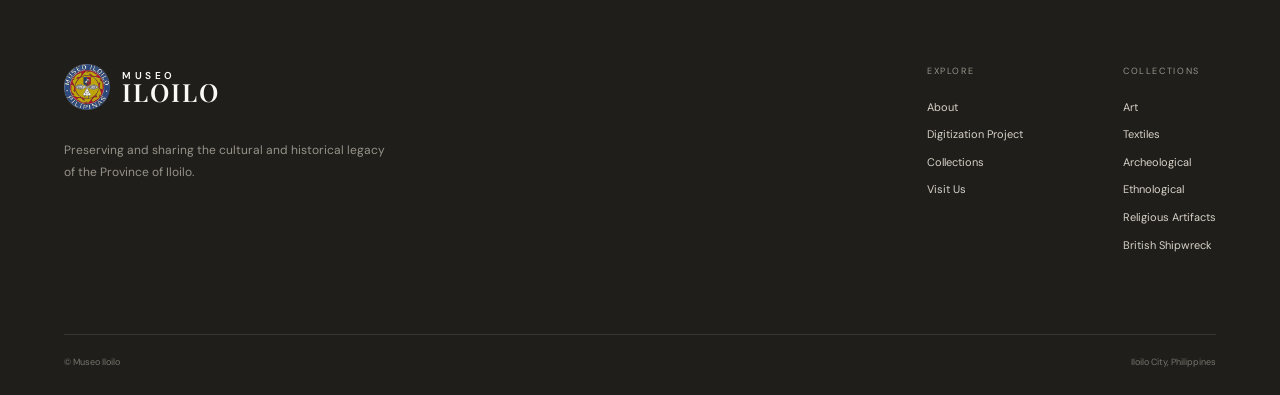
<file: collections.html>
<!DOCTYPE html>
<html lang="en">
<head>
    <meta charset="UTF-8">
    <meta name="viewport" content="width=device-width, initial-scale=1.0">
    <title>Museo Iloilo | Collections</title>
    <link rel="stylesheet" href="style.css">
    <link rel="preconnect" href="https://fonts.googleapis.com">
    <link rel="preconnect" href="https://fonts.gstatic.com" crossorigin>
    <link href="https://fonts.googleapis.com/css2?family=DM+Sans:wght@400;500;600&family=Playfair+Display:ital,wght@0,500;0,600;1,500&display=swap" rel="stylesheet">
</head>

<body>

<header class="navbar">
    <a href="index.html" class="logo">
        <img src="images/museo-logo.png" alt="Museo Iloilo seal">
        <div class="logo-text">
            <span>MUSEO</span>
            <strong>ILOILO</strong>
        </div>
    </a>

    <nav class="nav-links">
        <a href="index.html">Home</a>
        <a href="about.html">About</a>
        <a href="digitization.html">Digitization Project</a>
        <a href="collections.html" class="active">Collections</a>
        <a href="visit.html">Visit Us</a>
    </nav>

    <a href="visit.html" class="nav-button">
        Plan Your Visit <span>◹</span>
    </a>
</header>

<main>

    <section class="collection-hero">

        <div>
            <p class="eyebrow">MUSEO ILOILO</p>
            <h1>
                Pieces of a
                <em>shared history.</em>
            </h1>
        </div>

        <p>
            Explore collections that reflect the art, history, culture, and heritage of Iloilo and the Western Visayas.
        </p>

    </section>


    <section class="collection-list-section">

        <div class="collection-list">

            <a href="art.html" class="collection-card">
                <img src="images/art-painting/art-collection.jpg" alt="Art Collection">
                <div class="card-shade"></div>

                <div class="card-content">
                    <p>COLLECTION</p>
                    <h3>Art</h3>
                    <span>Explore ▷</span>
                </div>
            </a>

            <a href="textile.html" class="collection-card">
                <img src="images/textile/textile.jpg" alt="Textile Collection">
                <div class="card-shade"></div>

                <div class="card-content">
                    <p>COLLECTION</p>
                    <h3>Textiles</h3>
                    <span>Explore ▷</span>
                </div>
            </a>

            <a href="archeological.html" class="collection-card">
                <img src="images/archeology/archeological.jpg" alt="Archeological Collection">
                <div class="card-shade"></div>

                <div class="card-content">
                    <p>COLLECTION</p>
                    <h3>Archeological</h3>
                    <span>Explore ▷</span>
                </div>
            </a>

            <a href="ethnological.html" class="collection-card">
                <img src="images/ethnology/ethnological.jpg" alt="Ethnological Collection">
                <div class="card-shade"></div>

                <div class="card-content">
                    <p>COLLECTION</p>
                    <h3>Ethnological</h3>
                    <span>Explore ▷</span>
                </div>
            </a>

            <a href="religious.html" class="collection-card">
                <img src="images/religious/religious.jpg" alt="Religious Artifacts Collection">
                <div class="card-shade"></div>

                <div class="card-content">
                    <p>COLLECTION</p>
                    <h3>Religious<br>Artifacts</h3>
                    <span>Explore ▷</span>
                </div>
            </a>

            <a href="shipwreck.html" class="collection-card">
                <img src="images/shipwreck/shipwreck.jpg" alt="British Shipwreck Collection">
                <div class="card-shade"></div>

                <div class="card-content">
                    <p>COLLECTION</p>
                    <h3>British<br>Shipwreck</h3>
                    <span>Explore ▷</span>
                </div>
            </a>

        </div>

        <div class="collection-footer">
            <span>ART · TEXTILES · ARCHEOLOGY · ETHNOLOGY · RELIGIOUS ARTIFACTS · BRITISH SHIPWRECK</span>
        </div>

    </section>

</main>


<footer class="footer">

    <div class="footer-main">

        <div class="footer-brand">

            <a href="index.html" class="logo">
        <img src="images/museo-logo.png" alt="Museo Iloilo seal">
        <div class="logo-text">
            <span>MUSEO</span>
            <strong>ILOILO</strong>
        </div>
            </a>

            <p>
                Preserving and sharing the cultural and historical legacy of the Province of Iloilo.
            </p>

        </div>


        <div class="footer-links">

            <div>
                <span class="footer-title">Explore</span>
                <a href="about.html">About</a>
                <a href="digitization.html">Digitization Project</a>
                <a href="collections.html">Collections</a>
                <a href="visit.html">Visit Us</a>
            </div>

            <div>
                <span class="footer-title">Collections</span>
                <a href="art.html">Art</a>
                <a href="textile.html">Textiles</a>
                <a href="archeological.html">Archeological</a>
                <a href="ethnological.html">Ethnological</a>
                <a href="religious.html">Religious Artifacts</a>
                <a href="shipwreck.html">British Shipwreck</a>
            </div>

        </div>

    </div>


    <div class="footer-bottom">
        <span>© Museo Iloilo</span>
        <span>Iloilo City, Philippines</span>
    </div>

</footer>

</body>
</html>
</file>
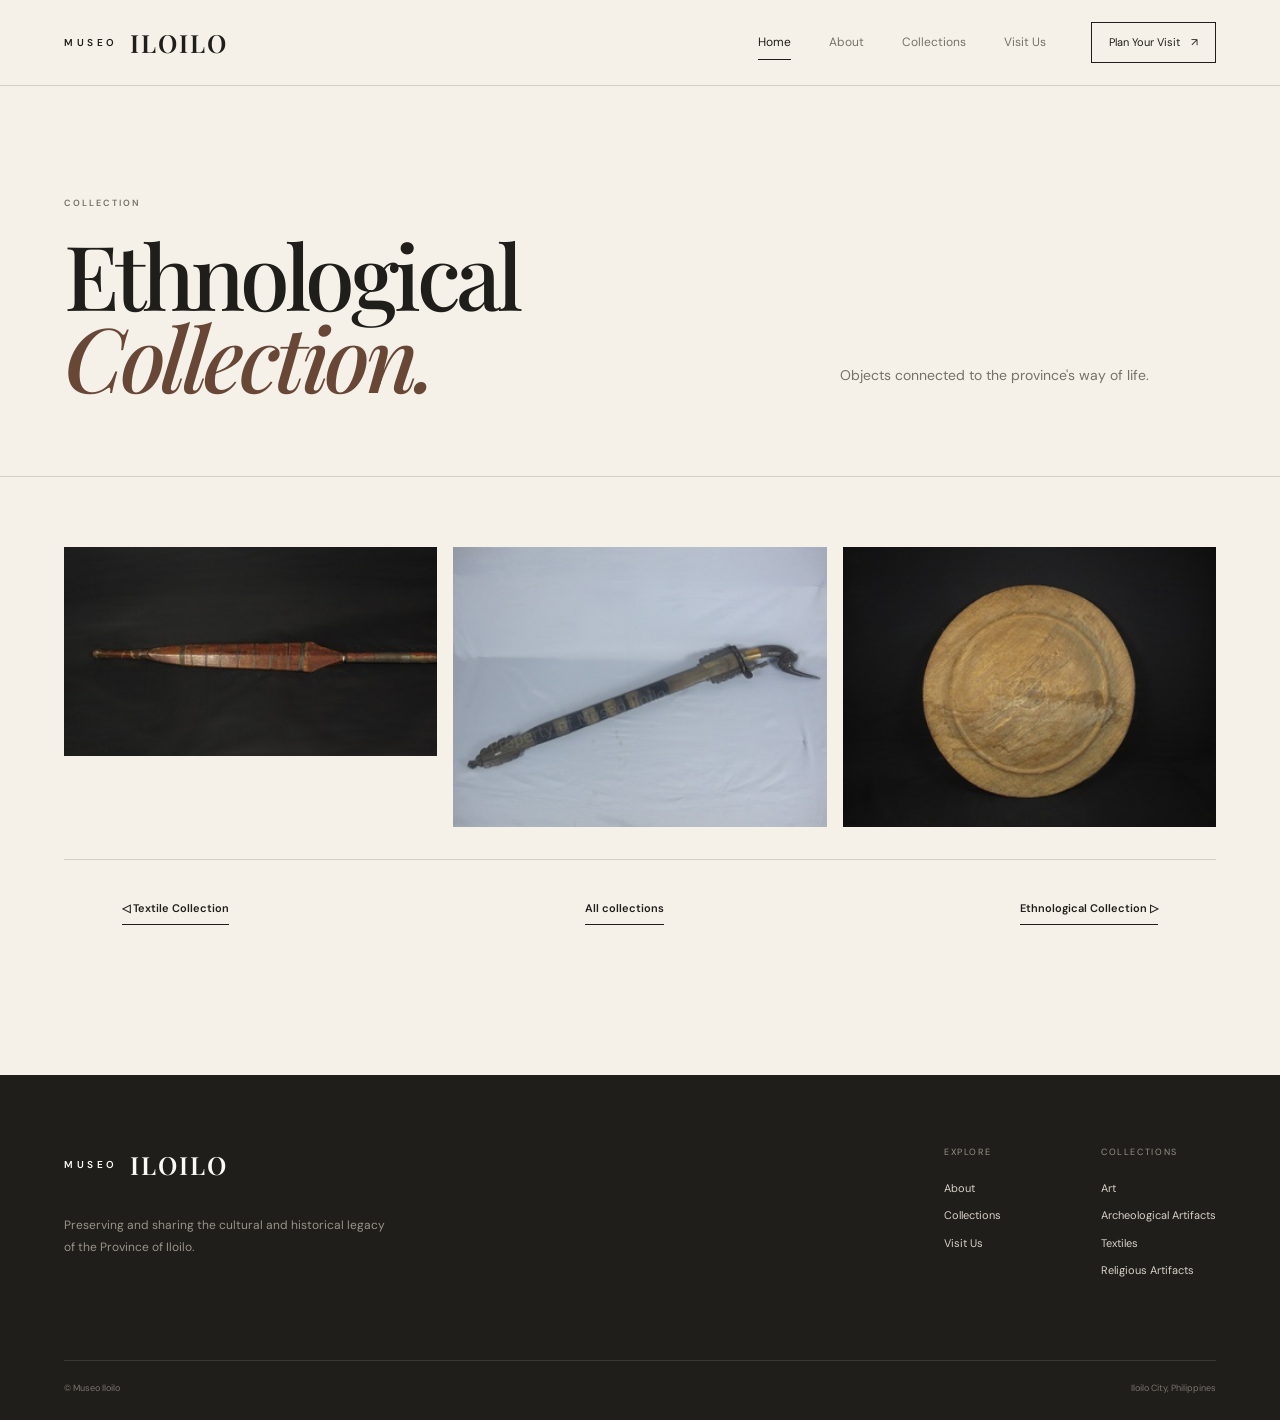
<file: ethnological.html>
<!DOCTYPE html>
<html lang="en">
<head>
    <title>Ethnological Artifacts Collection - Museo Iloilo</title>
     <meta charset="UTF-8">
    <meta name="viewport" content="width=device-width, initial-scale=1.0">
    <link rel="stylesheet" href="style.css">
    <link rel="preconnect" href="https://fonts.googleapis.com">
    <link rel="preconnect" href="https://fonts.gstatic.com" crossorigin>
    <link href="https://fonts.googleapis.com/css2?family=DM+Sans:wght@400;500;600&family=Playfair+Display:ital,wght@0,500;0,600;1,500&display=swap" rel="stylesheet">
</head>

<body> 
    <header class="navbar">
    <a href="index.html" class="logo">
        <span>MUSEO</span>
        <strong>ILOILO</strong>
    </a>

    <nav class="nav-links">
        <a href="index.html" class="active">Home</a>
        <a href="about.html">About</a>
        <a href="collections.html">Collections</a>
        <a href="visit.html">Visit Us</a>
    </nav>

    <a href="visit.html" class="nav-button">
        Plan Your Visit <span>↗</span>
    </a>
</header>

<main> 

    <section class="collection-hero">

        <div>
            <p class="eyebrow">COLLECTION</p>
            <h1>
              Ethnological
                <em>Collection.</em>
            </h1>
        </div>

        <p>
           Objects connected to the province's way of life.
        </p>

    </section>

    <section class="gallery">
        <div class ="gallery-grid">
            
        <figure>
            <div class="gallery-image">
                <img src ="images/ethnology/ethnological-spear.jpg" alt="Ethnological item 01">
            </div>
            <figcaption>
                <span></span>
            </figcaption>
        </figure>
        
        <figure>
            <div class="gallery-image">
                <img src="images/ethnology/ethnological-sword.jpg" alt="Ethnological item 02">
            </div>
        <figcaption>
                <span></span>
            </figcaption>
        </figure>

         <figure>
            <div class="gallery-image">
                <img src="images/ethnology/ethnological-wooden-plate.jpg" alt="Ethnological item 03">
            </div>
        <figcaption>
                <span></span>
            </figcaption>
        </figure>
    </div>
       
    <section class="collection-nav">
        <a href="textile.html" class="text-link">◁ Textile Collection</a>
        <a href="collections.html" class="text-link">All collections</a>
        <a href="ethnological.html" class="text-link">Ethnological Collection ▷</a>
    </section>
</main>


    <footer class="footer">

    <div class="footer-main">

        <div class="footer-brand">

            <a href="index.html" class="logo">
                <span>MUSEO</span>
                <strong>ILOILO</strong>
            </a>

            <p>
                Preserving and sharing the cultural and historical legacy of the Province of Iloilo.
            </p>

        </div>


        <div class="footer-links">

            <div>
                <span class="footer-title">Explore</span>
                <a href="about.html">About</a>
                <a href="collections.html">Collections</a>
                <a href="visit.html">Visit Us</a>
            </div>

            <div>
                <span class="footer-title">Collections</span>
                <a href="collections.html">Art</a>
                <a href="collections.html">Archeological Artifacts</a>
                <a href="collections.html">Textiles</a>
                <a href="collections.html">Religious Artifacts</a>
            </div>

        </div>

    </div>


    <div class="footer-bottom">
        <span>© Museo Iloilo</span>
        <span>Iloilo City, Philippines</span>
    </div>

</footer>
</body>
</html>
</file>
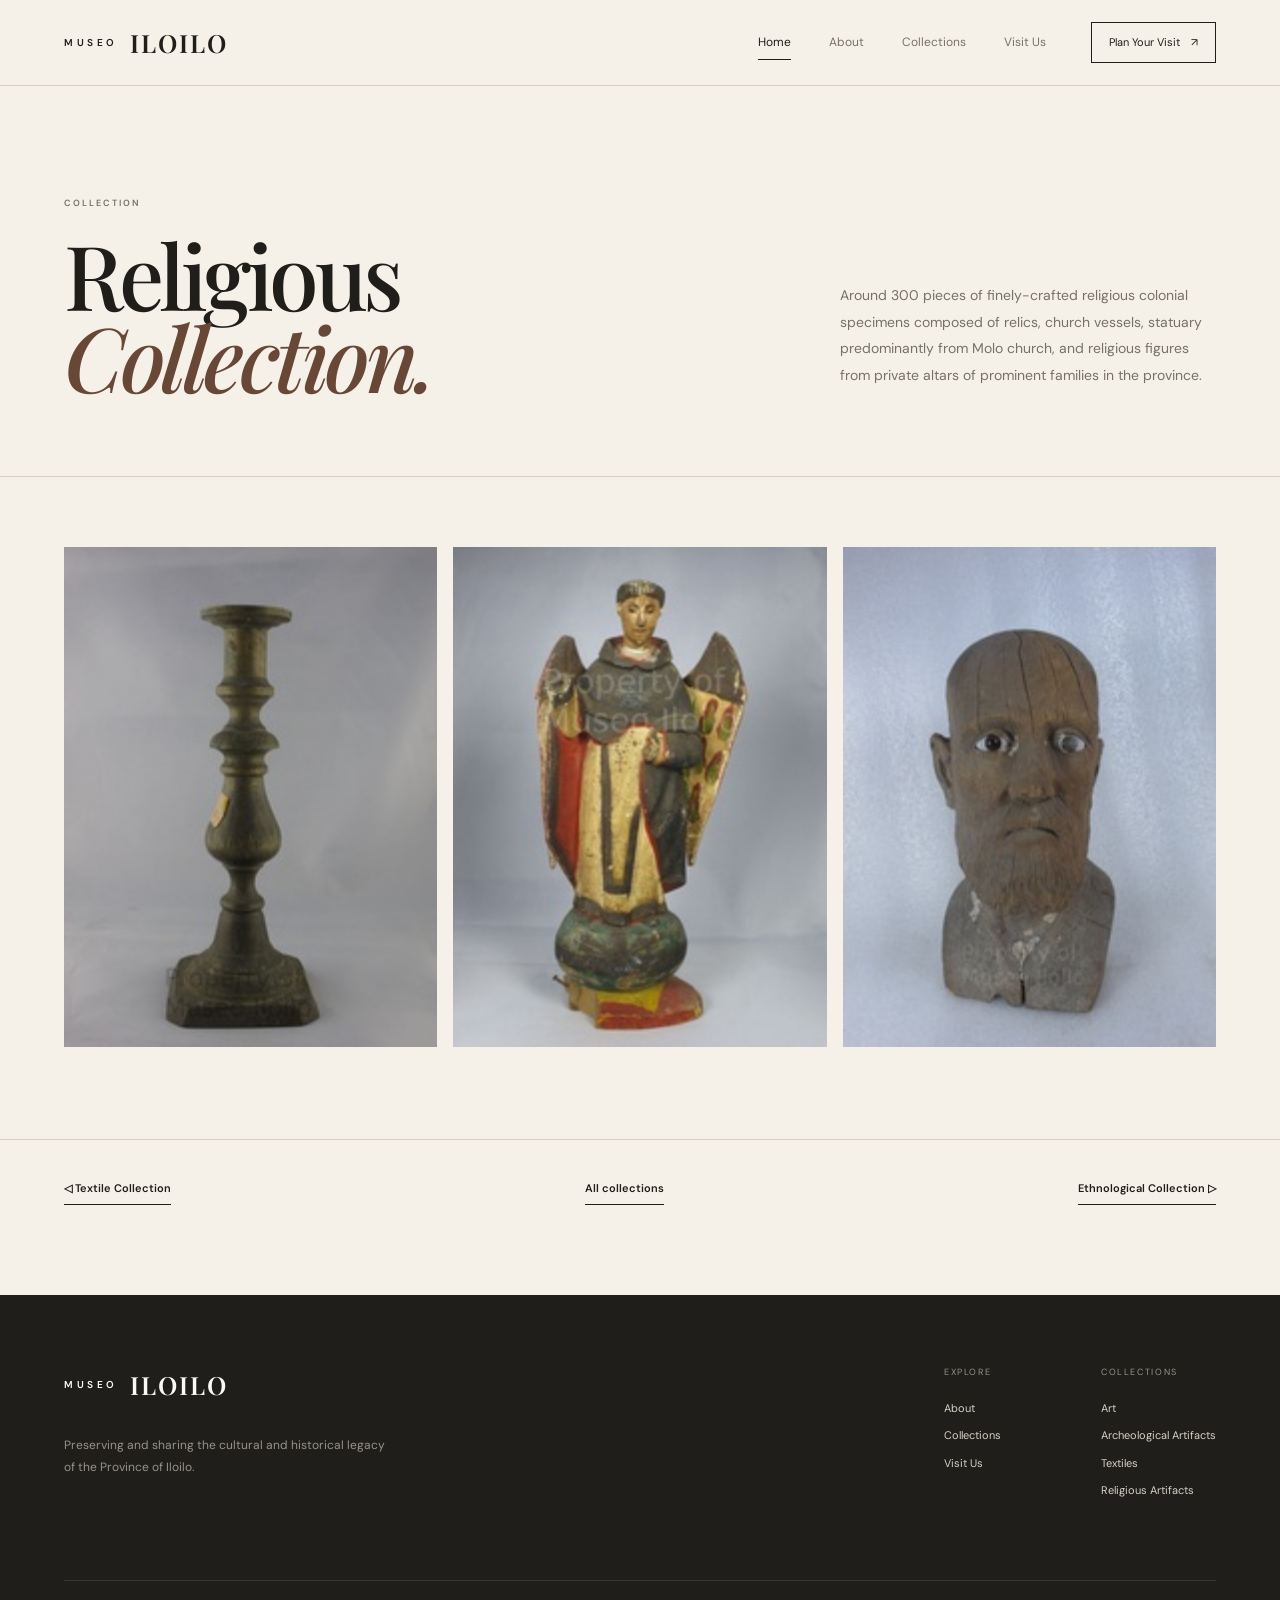
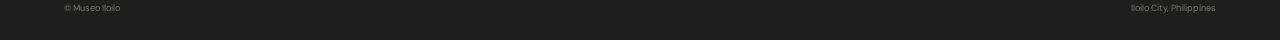
<file: religious.html>
<!DOCTYPE html>
<html lang="en">
<head>
    <title>Religious Artifacts Collection - Museo Iloilo</title>
     <meta charset="UTF-8">
    <meta name="viewport" content="width=device-width, initial-scale=1.0">
    <link rel="stylesheet" href="style.css">
    <link rel="preconnect" href="https://fonts.googleapis.com">
    <link rel="preconnect" href="https://fonts.gstatic.com" crossorigin>
    <link href="https://fonts.googleapis.com/css2?family=DM+Sans:wght@400;500;600&family=Playfair+Display:ital,wght@0,500;0,600;1,500&display=swap" rel="stylesheet">
</head>

<body> 
    <header class="navbar">
    <a href="index.html" class="logo">
        <span>MUSEO</span>
        <strong>ILOILO</strong>
    </a>

    <nav class="nav-links">
        <a href="index.html" class="active">Home</a>
        <a href="about.html">About</a>
        <a href="collections.html">Collections</a>
        <a href="visit.html">Visit Us</a>
    </nav>

    <a href="visit.html" class="nav-button">
        Plan Your Visit <span>↗</span>
    </a>
</header>

<main> 

    <section class="collection-hero">

        <div>
            <p class="eyebrow">COLLECTION</p>
            <h1>
              Religious
                <em>Collection.</em>
            </h1>
        </div>

        <p>
             Around 300 pieces of finely-crafted religious colonial specimens composed of relics, 
             church vessels, statuary predominantly from Molo church,
              and religious figures from private altars of prominent families in the province.
        </p>

    </section>

    <section class="gallery">
        <div class ="gallery-grid">
            
        <figure>
            <div class="gallery-image">
                <img src ="images/religious/religious-candlestick.jpg" alt="Religious item 01">
            </div>
            <figcaption>
                <span></span>
            </figcaption>
        </figure>
        
        <figure>
            <div class="gallery-image">
                <img src="images/religious/religious-saint-statue.jpg" alt="Religious item 02">
            </div>
        <figcaption>
                <span></span>
            </figcaption>
        </figure>

         <figure>
            <div class="gallery-image">
                <img src="images/religious/religious-wooden-head.jpg" alt="Religious item 03">
            </div>
        <figcaption>
                <span></span>
            </figcaption>
        </figure>

        
        </figure>
        </div>
    </section>
       
    <section class="collection-nav">
        <a href="textile.html" class="text-link">◁ Textile Collection</a>
        <a href="collections.html" class="text-link">All collections</a>
        <a href="ethnological.html" class="text-link">Ethnological Collection ▷</a>
    </section>
</main>


    <footer class="footer">

    <div class="footer-main">

        <div class="footer-brand">

            <a href="index.html" class="logo">
                <span>MUSEO</span>
                <strong>ILOILO</strong>
            </a>

            <p>
                Preserving and sharing the cultural and historical legacy of the Province of Iloilo.
            </p>

        </div>


        <div class="footer-links">

            <div>
                <span class="footer-title">Explore</span>
                <a href="about.html">About</a>
                <a href="collections.html">Collections</a>
                <a href="visit.html">Visit Us</a>
            </div>

            <div>
                <span class="footer-title">Collections</span>
                <a href="collections.html">Art</a>
                <a href="collections.html">Archeological Artifacts</a>
                <a href="collections.html">Textiles</a>
                <a href="collections.html">Religious Artifacts</a>
            </div>

        </div>

    </div>


    <div class="footer-bottom">
        <span>© Museo Iloilo</span>
        <span>Iloilo City, Philippines</span>
    </div>

</footer>
</body>
</html>
</file>
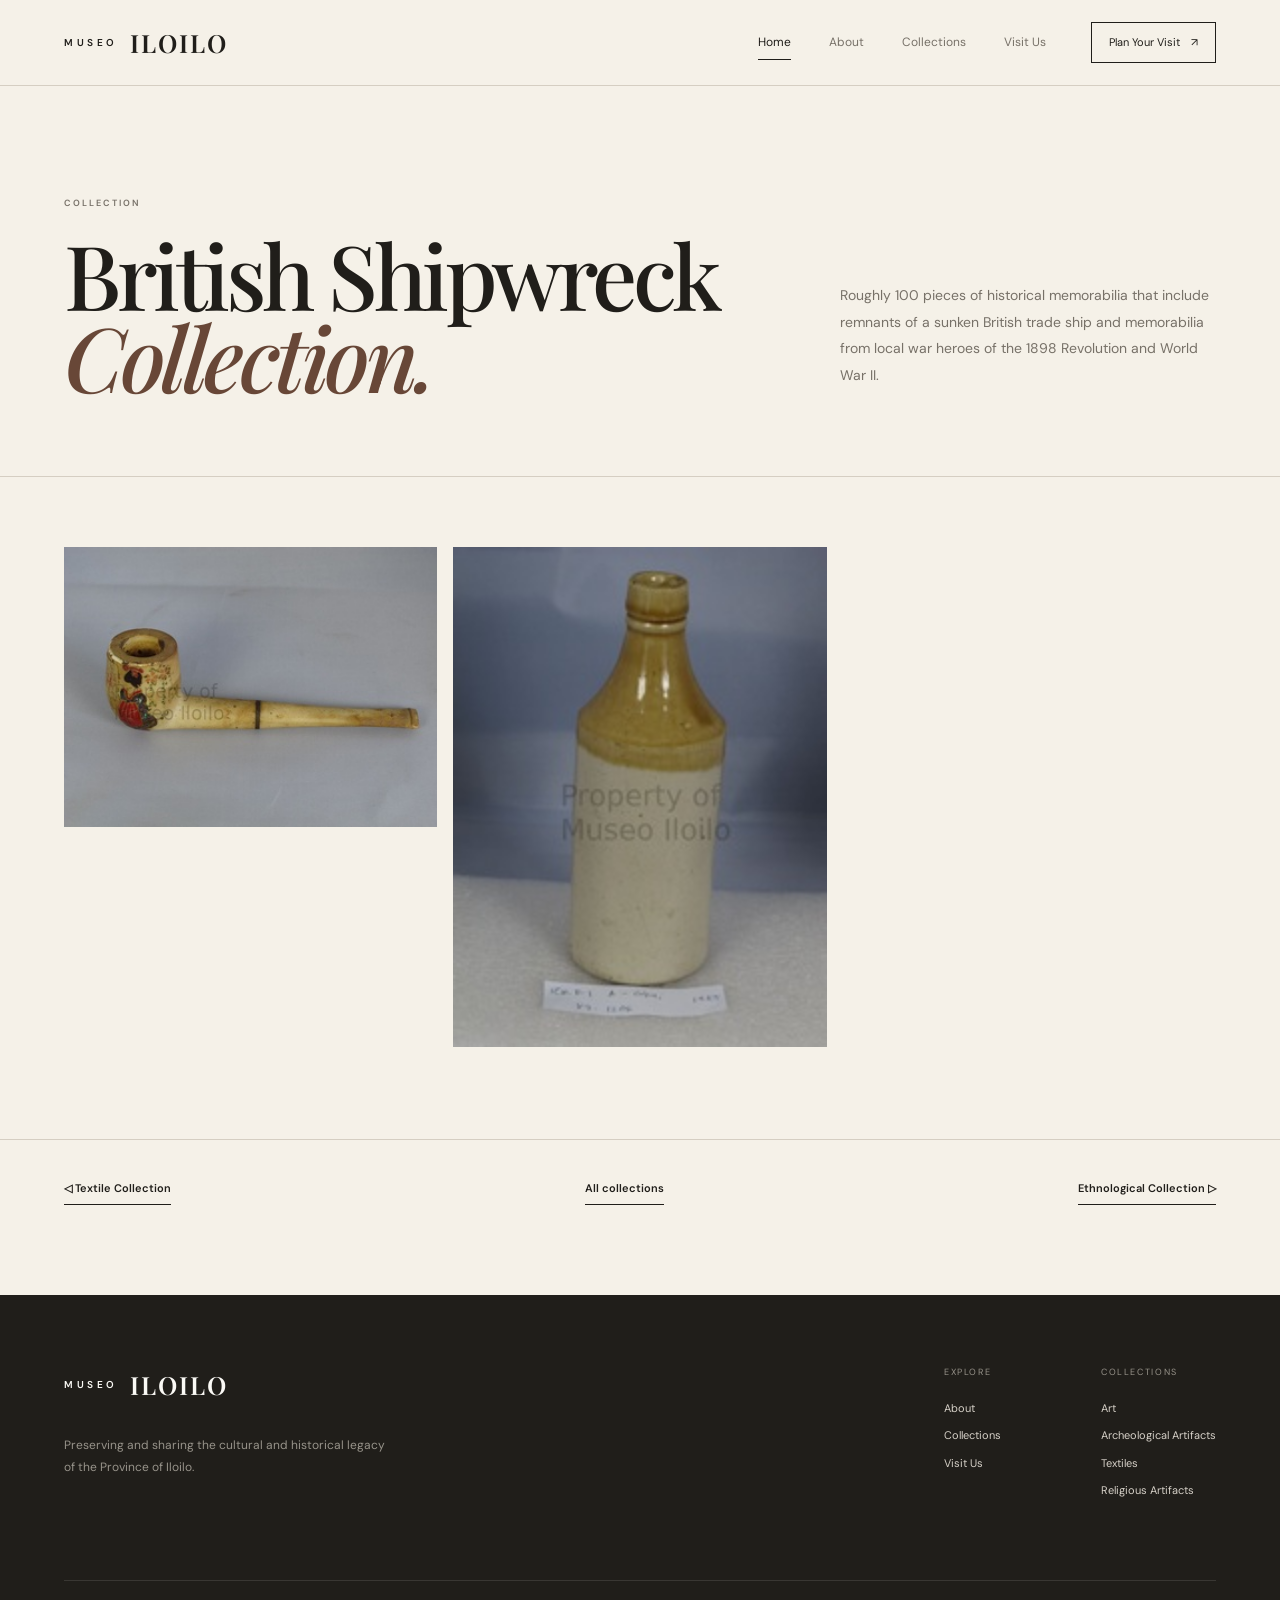
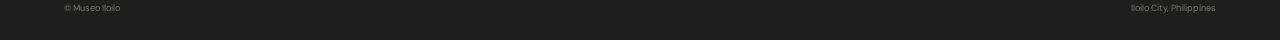
<file: shipwreck.html>
<!DOCTYPE html>
<html lang="en">
<head>
    <title>British Shipwreck Artifacts Collection - Museo Iloilo</title>
     <meta charset="UTF-8">
    <meta name="viewport" content="width=device-width, initial-scale=1.0">
    <link rel="stylesheet" href="style.css">
    <link rel="preconnect" href="https://fonts.googleapis.com">
    <link rel="preconnect" href="https://fonts.gstatic.com" crossorigin>
    <link href="https://fonts.googleapis.com/css2?family=DM+Sans:wght@400;500;600&family=Playfair+Display:ital,wght@0,500;0,600;1,500&display=swap" rel="stylesheet">
</head>

<body> 
    <header class="navbar">
    <a href="index.html" class="logo">
        <span>MUSEO</span>
        <strong>ILOILO</strong>
    </a>

    <nav class="nav-links">
        <a href="index.html" class="active">Home</a>
        <a href="about.html">About</a>
        <a href="collections.html">Collections</a>
        <a href="visit.html">Visit Us</a>
    </nav>

    <a href="visit.html" class="nav-button">
        Plan Your Visit <span>↗</span>
    </a>
</header>

<main> 

    <section class="collection-hero">

        <div>
            <p class="eyebrow">COLLECTION</p>
            <h1>
              British Shipwreck
                <em>Collection.</em>
            </h1>
        </div>

        <p>
            Roughly 100 pieces of historical memorabilia that include remnants of a sunken
             British trade ship and memorabilia from local war heroes of the 1898 Revolution and World War II.
        </p>

    </section>

    <section class="gallery">
        <div class ="gallery-grid">
            
        <figure>
            <div class="gallery-image">
                <img src ="images/shipwreck/shipwreck-pipe.jpg" alt="Shipwreck item 01">
            </div>
            <figcaption>
                <span></span>
            </figcaption>
        </figure>
        
        <figure>
            <div class="gallery-image">
                <img src="images/shipwreck/shipwreck-stoneware-bottle.jpg" alt="Shipwreck item 02">
            </div>
        <figcaption>
                <span></span>
            </figcaption>
        </figure>

        </figure>
        </div>
    </section>
       
    <section class="collection-nav">
        <a href="textile.html" class="text-link">◁ Textile Collection</a>
        <a href="collections.html" class="text-link">All collections</a>
        <a href="ethnological.html" class="text-link">Ethnological Collection ▷</a>
    </section>
</main>


    <footer class="footer">

    <div class="footer-main">

        <div class="footer-brand">

            <a href="index.html" class="logo">
                <span>MUSEO</span>
                <strong>ILOILO</strong>
            </a>

            <p>
                Preserving and sharing the cultural and historical legacy of the Province of Iloilo.
            </p>

        </div>


        <div class="footer-links">

            <div>
                <span class="footer-title">Explore</span>
                <a href="about.html">About</a>
                <a href="collections.html">Collections</a>
                <a href="visit.html">Visit Us</a>
            </div>

            <div>
                <span class="footer-title">Collections</span>
                <a href="collections.html">Art</a>
                <a href="collections.html">Archeological Artifacts</a>
                <a href="collections.html">Textiles</a>
                <a href="collections.html">Religious Artifacts</a>
            </div>

        </div>

    </div>


    <div class="footer-bottom">
        <span>© Museo Iloilo</span>
        <span>Iloilo City, Philippines</span>
    </div>

</footer>
</body>
</html>
</file>
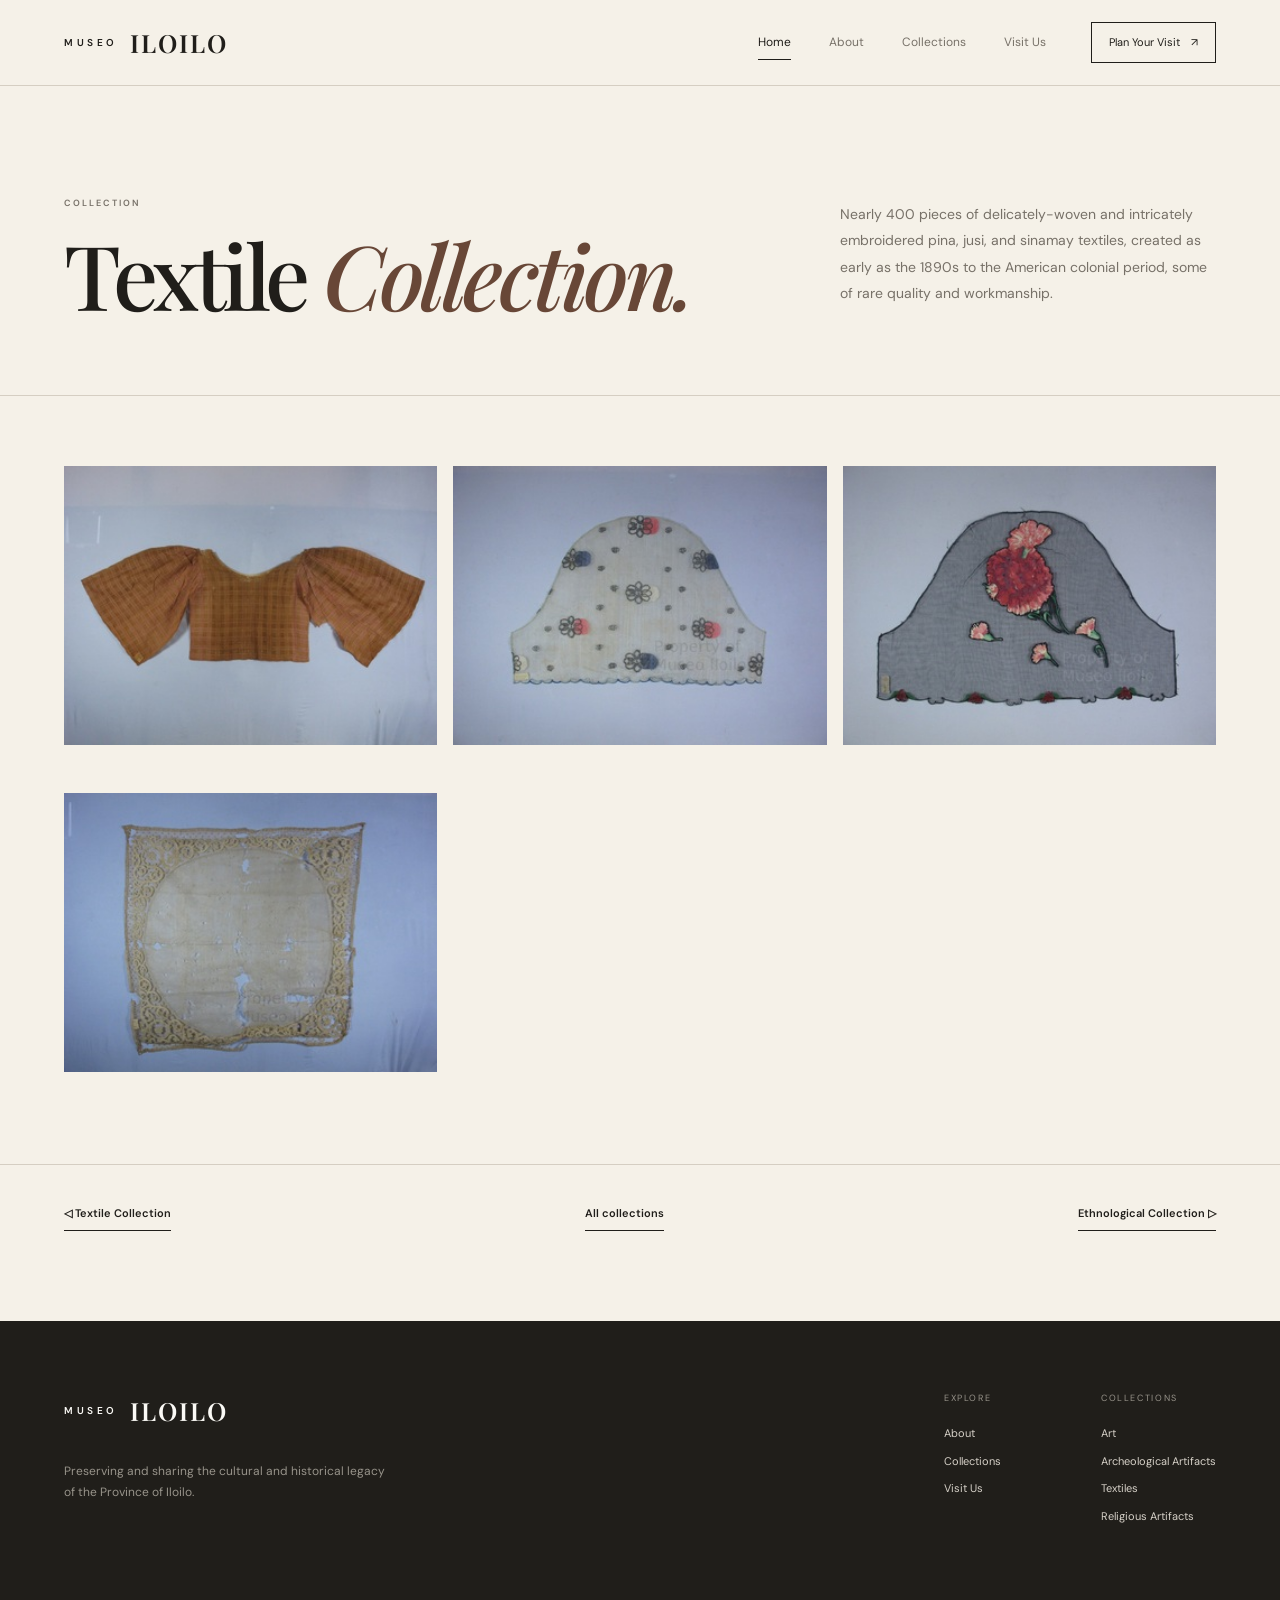
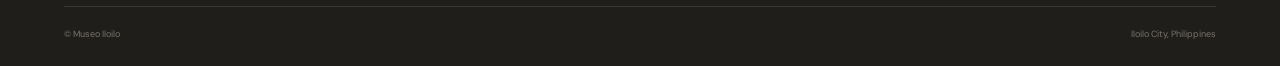
<file: textile.html>
<!DOCTYPE html>
<html lang="en">
<head>
    <title>Textile Artifacts Collection - Museo Iloilo</title>
     <meta charset="UTF-8">
    <meta name="viewport" content="width=device-width, initial-scale=1.0">
    <link rel="stylesheet" href="style.css">
    <link rel="preconnect" href="https://fonts.googleapis.com">
    <link rel="preconnect" href="https://fonts.gstatic.com" crossorigin>
    <link href="https://fonts.googleapis.com/css2?family=DM+Sans:wght@400;500;600&family=Playfair+Display:ital,wght@0,500;0,600;1,500&display=swap" rel="stylesheet">
</head>

<body> 
    <header class="navbar">
    <a href="index.html" class="logo">
        <span>MUSEO</span>
        <strong>ILOILO</strong>
    </a>

    <nav class="nav-links">
        <a href="index.html" class="active">Home</a>
        <a href="about.html">About</a>
        <a href="collections.html">Collections</a>
        <a href="visit.html">Visit Us</a>
    </nav>

    <a href="visit.html" class="nav-button">
        Plan Your Visit <span>↗</span>
    </a>
</header>

<main> 

    <section class="collection-hero">

        <div>
            <p class="eyebrow">COLLECTION</p>
            <h1>
               Textile
                <em>Collection.</em>
            </h1>
        </div>

        <p>
            Nearly 400 pieces of delicately-woven and intricately embroidered pina, jusi, and sinamay textiles, 
            created as early as the 1890s to the American colonial period, some of rare quality and workmanship.
        </p>

    </section>

    <section class="gallery">
        <div class ="gallery-grid">
            
        <figure>
            <div class="gallery-image">
                <img src ="images/textile/textile-blouse.jpg" alt="Textile item 01">
            </div>
            <figcaption>
                <span></span>
            </figcaption>
        </figure>
        
        <figure>
            <div class="gallery-image">
                <img src="images/textile/textile-cap.jpg" alt="Textile item 02">
            </div>
        <figcaption>
                <span></span>
            </figcaption>
        </figure>

         <figure>
            <div class="gallery-image">
                <img src="images/textile/textile-embroidered-lace.jpg" alt="Textile item 03">
            </div>
        <figcaption>
                <span></span>
            </figcaption>
        </figure>

         <figure>
            <div class="gallery-image">
                <img src="images/textile/textile-lace-handkerchief.jpg" alt="Textile item 04">
            </div>
        <figcaption>
                <span></span>
            </figcaption>
        </figure>

        </div>
    </section>
       
    <section class="collection-nav">
        <a href="textile.html" class="text-link">◁ Textile Collection</a>
        <a href="collections.html" class="text-link">All collections</a>
        <a href="ethnological.html" class="text-link">Ethnological Collection ▷</a>
    </section>
</main>


    <footer class="footer">

    <div class="footer-main">

        <div class="footer-brand">

            <a href="index.html" class="logo">
                <span>MUSEO</span>
                <strong>ILOILO</strong>
            </a>

            <p>
                Preserving and sharing the cultural and historical legacy of the Province of Iloilo.
            </p>

        </div>


        <div class="footer-links">

            <div>
                <span class="footer-title">Explore</span>
                <a href="about.html">About</a>
                <a href="collections.html">Collections</a>
                <a href="visit.html">Visit Us</a>
            </div>

            <div>
                <span class="footer-title">Collections</span>
                <a href="collections.html">Art</a>
                <a href="collections.html">Archeological Artifacts</a>
                <a href="collections.html">Textiles</a>
                <a href="collections.html">Religious Artifacts</a>
            </div>

        </div>

    </div>


    <div class="footer-bottom">
        <span>© Museo Iloilo</span>
        <span>Iloilo City, Philippines</span>
    </div>

</footer>
</body>
</html>
</file>
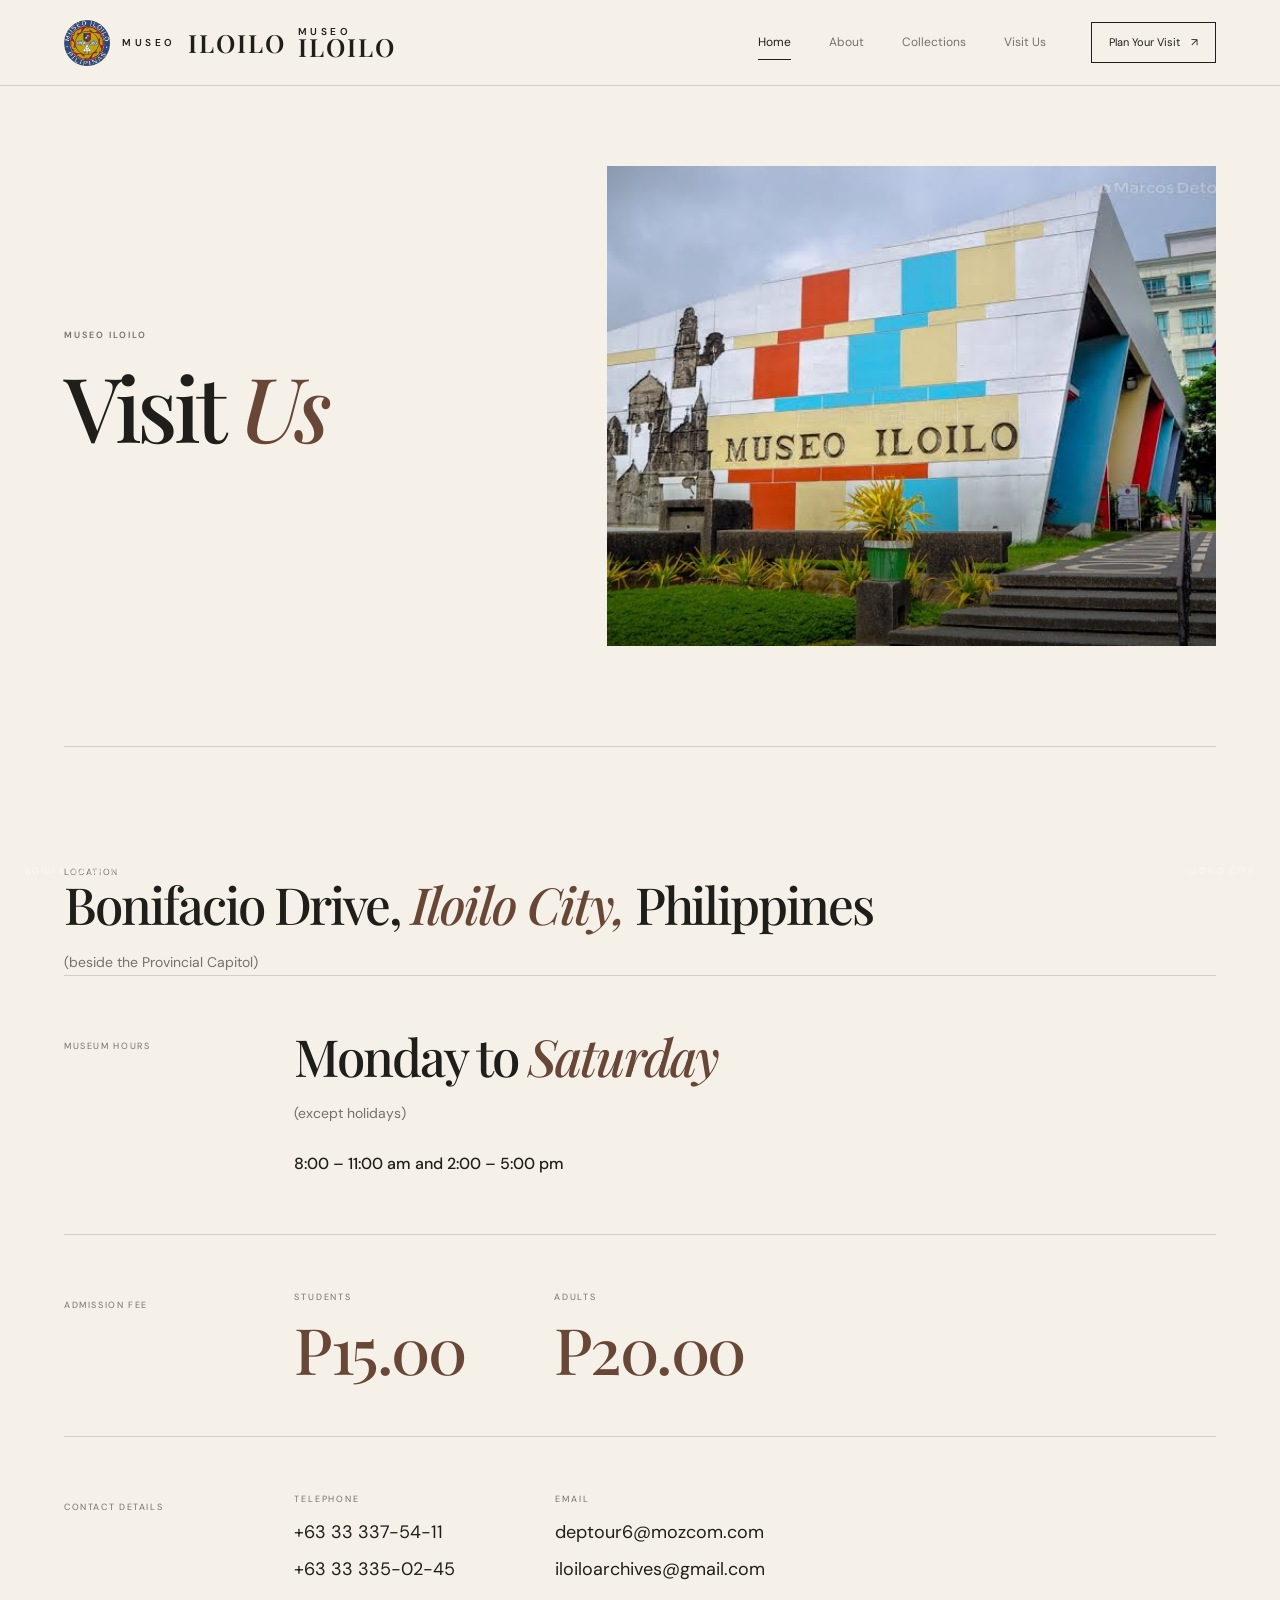
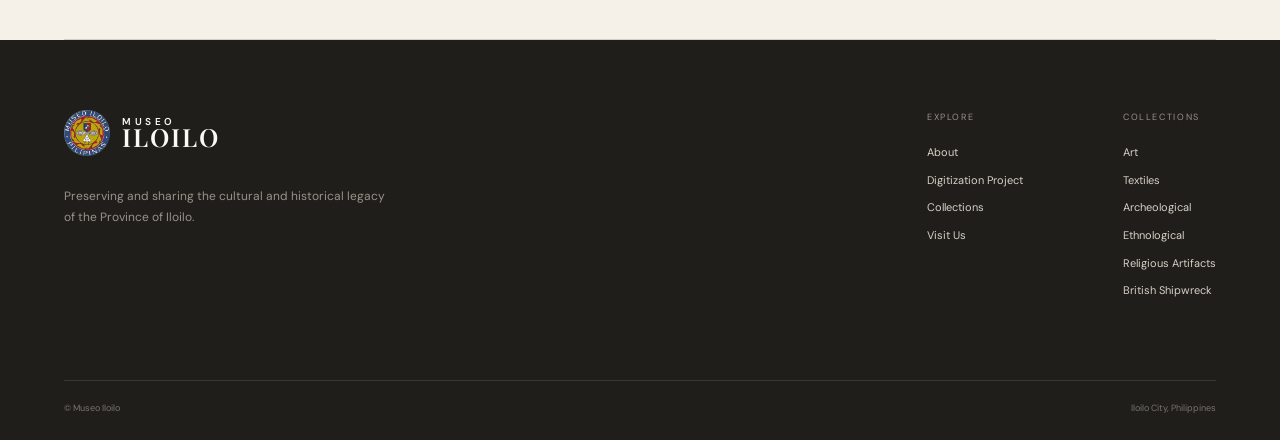
<file: visit.html>
<!DOCTYPE html>
<html lang="en">
<head>
    <meta charset="UTF-8">
    <meta name="viewport" content="width=device-width, initial-scale=1.0">
    <title>Museo Iloilo | Visit us</title>
    <link rel="stylesheet" href="style.css">
    <link rel="preconnect" href="https://fonts.googleapis.com">
    <link rel="preconnect" href="https://fonts.gstatic.com" crossorigin>
    <link href="https://fonts.googleapis.com/css2?family=DM+Sans:wght@400;500;600&family=Playfair+Display:ital,wght@0,500;0,600;1,500&display=swap" rel="stylesheet">
</head>

<body>

<header class="navbar">
     <a href="index.html" class="logo">
        <img src="images/museo-logo.png" alt="Museo Iloilo seal">
        <span>MUSEO</span>
        <strong>ILOILO</strong>
        <div class="logo-text">
            <span>MUSEO</span>
            <strong>ILOILO</strong>
        </div>
    </a>

    <nav class="nav-links">
        <a href="index.html" class="active">Home</a>
        <a href="about.html">About</a>
        <a href="collections.html">Collections</a>
        <a href="visit.html">Visit Us</a>
    </nav>

    <a href="visit.html" class="nav-button">
        Plan Your Visit <span>↗</span>
    </a>
</header>

<main>
    <section class="hero page-hero">
    <div class="hero-content">
        <p class="eyebrow">
            MUSEO ILOILO
        </p>
        <h1>
            Visit
            <em>Us</em>
        </h1>
    </div> 
    <div class="hero-image">
        <img src="images/museoiloilo.jpg" alt="Mueso Iloilo Building">
    </div>

    <div class="hero-caption">
        <span>BONIFACIO DRIVE</span>
         <span>ILOILO CITY</span>
     </div>
    </div>
    </section>
  
   <section class="info-section">
        <div class="info-row"></div>
            <div class="section-marker">
                <span></span>
            <span>LOCATION</span>
            </div>
            <div class="info-body">
                <h2>Bonifacio Drive, <em>Iloilo City,</em> Philippines</h2>
                <p>(beside the Provincial Capitol)</p>
            </div>
        </div>

        <div class="info-row">
            <div class="section-marker">
                <span></span>
                <span>MUSEUM HOURS</span>
            </div>
            <div class="info-body">
                <h2>Monday to <em>Saturday</em></h2>
                <p>(except holidays)</p>
                <p class="info-strong">8:00 – 11:00 am and 2:00 – 5:00 pm</p>
            </div>
        </div>

        <div class="info-row">
            <div class="section-marker">
                <span></span>
                <span>ADMISSION FEE</span>
            </div>
            <div class="info-body">
                <div class="fee-list">
                    <div>
                        <span>STUDENTS</span>
                        <strong>P15.00</strong>
                    </div>
                    <div>
                        <span>ADULTS</span>
                        <strong>P20.00</strong>
                    </div>
                </div>
            </div>
        </div>

        <div class="info-row">
            <div class="section-marker">
                <span></span>
                <span>CONTACT DETAILS</span>
            </div>
            <div class="info-body">
                <div class="contact-grid">
                    <div>
                        <span>TELEPHONE</span>
                        <a href="tel:+63333375411">+63 33 337-54-11</a>
                        <a href="tel:+63333350245">+63 33 335-02-45</a>
                    </div>
                    <div>
                        <span>EMAIL</span>
                        <a href="mailto:deptour6@mozcom.com">deptour6@mozcom.com</a>
                        <a href="mailto:iloiloarchives@gmail.com">iloiloarchives@gmail.com</a>
                    </div>
                </div>
            </div>
        </div>

    </section>

</main>


<footer class="footer">

    <div class="footer-main">

        <div class="footer-brand">

            <a href="index.html" class="logo">
        <img src="images/museo-logo.png" alt="Museo Iloilo seal">
        <div class="logo-text">
            <span>MUSEO</span>
            <strong>ILOILO</strong>
        </div>
            </a>

            <p>
                Preserving and sharing the cultural and historical legacy of the Province of Iloilo.
            </p>

        </div>


        <div class="footer-links">

            <div>
                <span class="footer-title">Explore</span>
                <a href="about.html">About</a>
                <a href="digitization.html">Digitization Project</a>
                <a href="collections.html">Collections</a>
                <a href="visit.html">Visit Us</a>
            </div>

            <div>
                <span class="footer-title">Collections</span>
                <a href="art.html">Art</a>
                <a href="textile.html">Textiles</a>
                <a href="archeological.html">Archeological</a>
                <a href="ethnological.html">Ethnological</a>
                <a href="religious.html">Religious Artifacts</a>
                <a href="shipwreck.html">British Shipwreck</a>
            </div>

        </div>

    </div>


    <div class="footer-bottom">
        <span>© Museo Iloilo</span>
        <span>Iloilo City, Philippines</span>
    </div>

</footer>

</body>
</html>
</file>
<file: style.css>
:root {
    --paper: #f5f1e8;
    --cream: #ebe4d7;
    --dark: #201e1a;
    --brown: #684737;
    --muted: #777168;
    --line: #d5cec2;
    --white: #faf9f5;
    --accent: #a36a48;
    --max-width: 1440px;
}

* {
    margin: 0;
    padding: 0;
    box-sizing: border-box;
}

html {
    scroll-behavior: smooth;
}

body {
    background: var(--paper);
    color: var(--dark);
    font-family: "DM Sans", sans-serif;
    line-height: 1.6;
}

img {
    display: block;
    width: 100%;
    object-fit: cover;
}

a {
    color: inherit;
    text-decoration: none;
}

.navbar {
    height: 86px;
    padding: 0 5%;
    display: flex;
    align-items: center;
    justify-content: space-between;
    border-bottom: 1px solid var(--line);
    background: var(--paper);
    position: relative;
    z-index: 10;
}

.logo {
    display: flex;
    align-items: center;
    gap: 12px;
}

.logo img {
    width: 46px;
    height: 46px;
    flex-shrink: 0;
    object-fit: contain;
}

.logo-text {
    display: flex;
    flex-direction: column;
    line-height: .85;
    letter-spacing: .1em;
}

.logo span {
    font-size: 10px;
    letter-spacing: .35em;
    font-weight: 600;
}

.logo strong {
    font-family: "Playfair Display", serif;
    font-size: 25px;
    font-weight: 600;
    letter-spacing: .08em;
}

.nav-links {
    display: flex;
    gap: 38px;
    margin-left: auto;
    margin-right: 45px;
}

.nav-links a {
    color: var(--muted);
    font-size: 12px;
    position: relative;
    transition: .3s ease;
}

.nav-links a::after {
    content: "";
    position: absolute;
    height: 1px;
    width: 0;
    left: 0;
    bottom: -8px;
    background: var(--dark);
    transition: .3s ease;
}

.nav-links a:hover,
.nav-links a.active {
    color: var(--dark);
}

.nav-links a:hover::after,
.nav-links a.active::after {
    width: 100%;
}

.nav-button {
    border: 1px solid var(--dark);
    padding: 11px 17px;
    font-size: 11px;
    transition: .3s ease;
}

.nav-button span {
    margin-left: 8px;
}

.nav-button:hover {
    background: var(--dark);
    color: var(--white);
}

.hero {
    max-width: var(--max-width);
    min-height: calc(100vh - 86px);
    margin: auto;
    padding: 70px 5% 90px;
    display: grid;
    grid-template-columns: .85fr 1.15fr;
    gap: 8%;
    align-items: center;
}

.hero-content {
    position: relative;
}

.hero-index {
    position: absolute;
    top: -50px;
    right: 0;
    display: flex;
    gap: 15px;
    color: var(--muted);
    font-size: 9px;
    letter-spacing: .16em;
}

.hero-index span:first-child {
    color: var(--accent);
}

.eyebrow {
    color: var(--muted);
    font-size: 9px;
    font-weight: 600;
    letter-spacing: .22em;
    margin-bottom: 23px;
}

.hero h1 {
    max-width: 650px;
    font-family: "Playfair Display", serif;
    font-size: clamp(58px, 7vw, 104px);
    font-weight: 500;
    line-height: .91;
    letter-spacing: -.05em;
    margin-bottom: 38px;
}

.hero h1 em {
    color: var(--brown);
    font-style: italic;
}

.hero-description {
    max-width: 410px;
    color: var(--muted);
    font-size: 14px;
    line-height: 1.9;
    margin-bottom: 34px;
}

.primary-button {
    display: inline-flex;
    align-items: center;
    gap: 30px;
    padding: 16px 20px;
    background: var(--dark);
    color: var(--white);
    font-size: 11px;
    transition: .3s ease;
}

.primary-button span {
    font-size: 18px;
    transition: .3s ease;
}

.primary-button:hover {
    background: var(--brown);
}

.primary-button:hover span {
    transform: translateX(5px);
}

.hero-image {
    height: min(74vh, 720px);
    position: relative;
    overflow: hidden;
}

.hero-image::after {
    content: "";
    position: absolute;
    inset: 0;
    background: linear-gradient(
        180deg,
        rgba(0,0,0,0) 60%,
        rgba(0,0,0,.55)
    );
}

.hero-image img {
    height: 100%;
    transition: transform .8s ease;
}

.hero-image:hover img {
    transform: scale(1.025);
}

.hero-caption {
    position: absolute;
    bottom: 22px;
    left: 25px;
    right: 25px;
    z-index: 2;
    display: flex;
    justify-content: space-between;
    color: var(--white);
    font-size: 9px;
    letter-spacing: .2em;
}


.museum-backdrop {
    height: 720px;
    position: relative;
    overflow: hidden;
    color: var(--white);
}

.backdrop-image,
.backdrop-overlay {
    position: absolute;
    inset: 0;
}

.backdrop-image img {
    width: 100%;
    height: 100%;
    object-fit: cover;
}

.backdrop-overlay {
    background:
        linear-gradient(90deg, rgba(22,18,14,.8), rgba(22,18,14,.15)),
        linear-gradient(0deg, rgba(22,18,14,.55), transparent 55%);
}

.backdrop-content {
    position: absolute;
    left: 9%;
    bottom: 90px;
    max-width: 650px;
}

.backdrop-number {
    display: block;
    margin-bottom: 25px;
    font-size: 9px;
    letter-spacing: .22em;
}

.backdrop-content h2 {
    font-family: "Playfair Display", serif;
    font-size: clamp(55px, 7vw, 100px);
    font-weight: 500;
    line-height: .9;
    letter-spacing: -.05em;
    margin-bottom: 28px;
}

.backdrop-content h2 em {
    color: #d7a982;
    font-style: italic;
}

.backdrop-content p {
    max-width: 470px;
    color: rgba(255,255,255,.78);
    font-size: 13px;
    line-height: 1.8;
}

.backdrop-location {
    position: absolute;
    top: 35px;
    right: 5%;
    display: flex;
    flex-direction: column;
    align-items: flex-end;
    font-size: 9px;
    letter-spacing: .2em;
    opacity: .75;
}


.section {
    max-width: var(--max-width);
    margin: auto;
    padding: 135px 5%;
}

.intro {
    display: grid;
    grid-template-columns: .25fr 1fr;
    border-bottom: 1px solid var(--line);
}

.section-marker {
    display: flex;
    flex-direction: column;
    gap: 8px;
    color: var(--muted);
    font-size: 9px;
    letter-spacing: .18em;
}

.section-marker span:first-child {
    color: var(--accent);
}

.intro-content {
    max-width: 950px;
}

.intro h2 {
    max-width: 850px;
    font-family: "Playfair Display", serif;
    font-size: clamp(50px, 6vw, 82px);
    font-weight: 500;
    line-height: .95;
    letter-spacing: -.05em;
    margin-bottom: 50px;
}

.intro h2 em {
    color: var(--brown);
    font-style: italic;
}

.intro-grid {
    display: grid;
    grid-template-columns: 1fr 1fr;
    gap: 55px;
    max-width: 700px;
    color: var(--muted);
    font-size: 13px;
    line-height: 1.9;
    margin-bottom: 35px;
}

.text-link {
    display: inline-flex;
    align-items: center;
    gap: 15px;
    padding-bottom: 7px;
    border-bottom: 1px solid var(--dark);
    font-size: 11px;
    font-weight: 600;
}

.text-link span {
    font-size: 16px;
    transition: .3s ease;
}

.text-link:hover span {
    transform: translate(4px,-3px);
}


.collections {
    background: var(--paper);
}

.section-header {
    display: flex;
    align-items: end;
    justify-content: space-between;
    gap: 50px;
    margin-bottom: 50px;
}

.section-header h2 {
    font-family: "Playfair Display", serif;
    font-size: clamp(48px, 5vw, 70px);
    font-weight: 500;
    line-height: .95;
    letter-spacing: -.05em;
}

.section-header h2 em {
    color: var(--brown);
    font-style: italic;
}

.section-introduction {
    max-width: 300px;
    color: var(--muted);
    font-size: 12px;
    line-height: 1.8;
}

.collection-grid {
    display: grid;
    grid-template-columns: 1.25fr .75fr .75fr;
    grid-template-rows: 380px 380px;
    gap: 16px;
}

/* 4th card (Religious) sits wide under the two small ones */
.collection-grid .collection-card:nth-child(4) {
    grid-column: span 2;
}

.collection-card {
    position: relative;
    background: var(--brown);
    overflow: hidden;
    color: var(--white);
}

.card-large {
    grid-row: span 2;
}

.collection-card img {
    position: absolute;
    inset: 0;
    height: 100%;
    transition: transform .8s ease;
}

.collection-card:hover img {
    transform: scale(1.04);
}

.card-shade {
    position: absolute;
    inset: 0;
    background: linear-gradient(
        to top,
        rgba(24,19,15,.82),
        rgba(24,19,15,.05) 70%
    );
}

.card-number {
    position: absolute;
    top: 23px;
    left: 25px;
    font-size: 9px;
    letter-spacing: .2em;
}

.card-content {
    position: absolute;
    left: 25px;
    bottom: 25px;
}

.card-content p {
    font-size: 8px;
    letter-spacing: .2em;
    margin-bottom: 8px;
    opacity: .7;
}

.card-content h3 {
    font-family: "Playfair Display", serif;
    font-size: 35px;
    font-weight: 500;
    line-height: 1;
    margin-bottom: 15px;
}

.card-content span {
    font-size: 10px;
    letter-spacing: .05em;
}

.collection-footer {
    display: flex;
    justify-content: space-between;
    align-items: center;
    padding-top: 28px;
    color: var(--muted);
    font-size: 8px;
    letter-spacing: .15em;
}


.heritage {
    display: grid;
    grid-template-columns: 1fr .8fr;
    gap: 10%;
    align-items: center;
    border-top: 1px solid var(--line);
}

.heritage-image {
    height: 650px;
    position: relative;
    overflow: hidden;
}

.heritage-image img {
    height: 100%;
}

.heritage-image span {
    position: absolute;
    bottom: 20px;
    left: 20px;
    color: var(--white);
    font-size: 8px;
    letter-spacing: .2em;
}

.heritage-content {
    max-width: 500px;
}

.heritage h2 {
    font-family: "Playfair Display", serif;
    font-size: clamp(52px, 5vw, 78px);
    font-weight: 500;
    line-height: .94;
    letter-spacing: -.05em;
    margin-bottom: 35px;
}

.heritage h2 em {
    color: var(--brown);
    font-style: italic;
}

.heritage-content > p:not(.eyebrow) {
    color: var(--muted);
    font-size: 13px;
    line-height: 1.9;
    margin-bottom: 35px;
}

.outline-button {
    display: inline-flex;
    align-items: center;
    gap: 30px;
    border: 1px solid var(--dark);
    padding: 15px 20px;
    font-size: 11px;
    transition: .3s ease;
}

.outline-button:hover {
    background: var(--dark);
    color: var(--white);
}

.outline-button span {
    font-size: 17px;
}


.visit-cta {
    min-height: 620px;
    position: relative;
    overflow: hidden;
    display: flex;
    align-items: center;
    padding: 100px 9%;
    background: var(--brown);
    color: var(--white);
}

.cta-content {
    position: relative;
    z-index: 2;
    max-width: 750px;
}

.cta-content .eyebrow {
    color: rgba(255,255,255,.6);
}

.visit-cta h2 {
    font-family: "Playfair Display", serif;
    font-size: clamp(58px, 7vw, 100px);
    font-weight: 500;
    line-height: .92;
    letter-spacing: -.05em;
    margin-bottom: 30px;
}

.visit-cta h2 em {
    color: #e5c1a4;
    font-style: italic;
}

.visit-cta p:not(.eyebrow) {
    max-width: 400px;
    color: rgba(255,255,255,.7);
    font-size: 13px;
    margin-bottom: 35px;
}

.primary-button.light {
    background: var(--white);
    color: var(--dark);
}

.primary-button.light:hover {
    background: var(--dark);
    color: var(--white);
}

.cta-pattern {
    position: absolute;
    width: 650px;
    height: 650px;
    right: -100px;
    top: 50%;
    transform: translateY(-50%) rotate(45deg);
    border: 1px solid rgba(255,255,255,.12);
}

.cta-pattern::before,
.cta-pattern::after {
    content: "";
    position: absolute;
    inset: 80px;
    border: 1px solid rgba(255,255,255,.1);
}

.cta-pattern::after {
    inset: 160px;
}


.footer {
    background: var(--dark);
    color: var(--white);
    padding: 70px 5% 25px;
}

.footer-main {
    max-width: var(--max-width);
    margin: auto;
    display: flex;
    justify-content: space-between;
    gap: 80px;
    padding-bottom: 80px;
}

.footer-brand {
    max-width: 330px;
}

.footer-brand .logo {
    margin-bottom: 30px;
}

.footer-brand p {
    color: #97938a;
    font-size: 12px;
    line-height: 1.8;
}

.footer-links {
    display: flex;
    gap: 100px;
}

.footer-links > div {
    display: flex;
    flex-direction: column;
    gap: 10px;
}

.footer-title {
    color: #97938a;
    font-size: 9px;
    letter-spacing: .18em;
    text-transform: uppercase;
    margin-bottom: 10px;
}

.footer-links a {
    color: #d6d1c8;
    font-size: 11px;
    transition: .3s ease;
}

.footer-links a:hover {
    color: var(--white);
}

.footer-bottom {
    max-width: var(--max-width);
    margin: auto;
    padding-top: 20px;
    border-top: 1px solid #393733;
    display: flex;
    justify-content: space-between;
    color: #77746d;
    font-size: 9px;
}


@media (max-width: 900px) {

    .nav-links {
        gap: 20px;
        margin-right: 20px;
    }

    .nav-button {
        display: none;
    }

    .hero {
        grid-template-columns: 1fr;
        padding-top: 80px;
    }

    .hero-image {
        height: 600px;
    }

    .museum-backdrop {
        height: 620px;
    }

    .intro {
        grid-template-columns: 1fr;
        gap: 40px;
    }

    .collection-grid {
        grid-template-columns: 1fr 1fr;
        grid-template-rows: 420px 320px 320px;
    }

    .card-large {
        grid-column: 1 / -1;
        grid-row: auto;
    }

    .collection-grid .collection-card:nth-child(4) {
        grid-column: 1 / -1;
    }

    .heritage {
        grid-template-columns: 1fr;
        gap: 60px;
    }

    .heritage-image {
        height: 550px;
    }

    .footer-main {
        flex-direction: column;
    }
}


@media (max-width: 650px) {

    .navbar {
        height: 75px;
    }

    .nav-links {
        display: none;
    }

    .hero {
        padding: 60px 6%;
    }

    .hero h1 {
        font-size: 58px;
    }

    .hero-image {
        height: 470px;
    }

    .hero-index {
        display: none;
    }

    .museum-backdrop {
        height: 600px;
    }

    .backdrop-content {
        left: 6%;
        right: 6%;
        bottom: 60px;
    }

    .backdrop-content h2 {
        font-size: 58px;
    }

    .backdrop-location {
        right: 6%;
    }

    .section {
        padding: 90px 6%;
    }

    .intro h2 {
        font-size: 50px;
    }

    .intro-grid {
        grid-template-columns: 1fr;
        gap: 20px;
    }

    .section-header {
        flex-direction: column;
        align-items: flex-start;
    }

    .section-header h2 {
        font-size: 50px;
    }

    .collection-grid {
        display: grid;
        grid-template-columns: 1fr;
        grid-template-rows: auto;
    }

    .collection-card,
    .card-large,
    .collection-grid .collection-card:nth-child(4) {
        min-height: 450px;
        grid-row: auto;
        grid-column: auto;
    }

    .collection-footer {
        flex-direction: column;
        align-items: flex-start;
        gap: 25px;
    }

    .heritage-image {
        height: 420px;
    }

    .heritage h2 {
        font-size: 55px;
    }

    .visit-cta {
        min-height: 570px;
        padding: 80px 6%;
    }

    .visit-cta h2 {
        font-size: 60px;
    }

    .cta-pattern {
        width: 450px;
        height: 450px;
        right: -220px;
    }

    .footer {
        padding: 60px 6% 25px;
    }

    .footer-links {
        gap: 55px;
    }

    .footer-bottom {
        flex-direction: column;
        gap: 8px;
    }
}

.page-hero {
    min-height: auto;
    padding-top: 80px;
    padding-bottom: 100px;
}

.page-hero .hero-image {
    height: 480px;
}

.intro-grid p:last-child:nth-child(odd) {
    grid-column: 1 / -1;
}

.intro.no-border {
    border-bottom: none;
}

@media (max-width: 900px) {
    .page-hero .hero-image {
        height: 420px;
    }
}

@media (max-width: 650px) {
    .page-hero {
        padding-bottom: 70px;
    }

    .page-hero .hero-image {
        height: 340px;
    }
}

.collection-hero {
    max-width: var(--max-width);
    margin: auto;
    padding: 110px 5% 80px;
    display: grid;
    grid-template-columns: 1fr .55fr;
    gap: 8%;
    align-items: end;
    border-bottom: 1px solid var(--line);
}

.collection-hero h1 {
    font-family: "Playfair Display", serif;
    font-size: clamp(58px, 7vw, 104px);
    font-weight: 500;
    line-height: .91;
    letter-spacing: -.05em;
}

.collection-hero h1 em {
    color: var(--brown);
    font-style: italic;
}

.collection-hero > p {
    max-width: 420px;
    color: var(--muted);
    font-size: 14px;
    line-height: 1.9;
    padding-bottom: 8px;
}

.collection-hero > p em {
    font-style: italic;
}

.collection-list-section {
    max-width: var(--max-width);
    margin: auto;
    padding: 70px 5% 110px;
}

.collection-list {
    display: grid;
    grid-template-columns: repeat(3, 1fr);
    grid-auto-rows: 440px;
    gap: 16px;
}

.gallery {
    max-width: var(--max-width);
    margin: auto;
    padding: 70px 5% 60px;
}

.gallery-grid {
    display: grid;
    grid-template-columns: repeat(3, 1fr);
    gap: 16px 16px;
    align-items: start;
}

.gallery figure {
    margin-bottom: 20px;
}

.gallery-image {
    overflow: hidden;
    background: var(--cream);
}

.gallery-image img {
    height: auto;
    transition: transform .8s ease;
}

.gallery figure:hover img {
    transform: scale(1.03);
}

.gallery figcaption {
    display: flex;
    justify-content: space-between;
    padding-top: 12px;
    color: var(--muted);
    font-size: 9px;
    letter-spacing: .18em;
}

.gallery figcaption span:last-child {
    color: var(--accent);
}

.collection-nav {
    max-width: var(--max-width);
    margin: auto;
    padding: 40px 5% 90px;
    display: flex;
    justify-content: space-between;
    align-items: center;
    gap: 30px;
    border-top: 1px solid var(--line);
}

.facts {
    max-width: var(--max-width);
    margin: auto;
    padding: 0 5%;
    display: grid;
    grid-template-columns: repeat(3, 1fr);
    border-bottom: 1px solid var(--line);
}

.facts > div {
    padding: 50px 0;
    display: flex;
    flex-direction: column;
    gap: 10px;
}

.facts > div + div {
    padding-left: 40px;
    border-left: 1px solid var(--line);
}

.facts strong {
    font-family: "Playfair Display", serif;
    font-size: clamp(30px, 3.4vw, 46px);
    font-weight: 500;
    letter-spacing: -.03em;
    line-height: 1;
    color: var(--brown);
}

.facts span {
    color: var(--muted);
    font-size: 9px;
    letter-spacing: .2em;
}

.digi {
    display: grid;
    grid-template-columns: .38fr 1fr;
    gap: 8%;
    align-items: start;
}

.digi-figure {
    position: sticky;
    top: 40px;
}

.digi-figure img {
    max-width: 340px;
    height: auto;
}

.digi-figure figcaption {
    max-width: 340px;
    margin-top: 14px;
    color: var(--muted);
    font-size: 11px;
    line-height: 1.7;
}

.digi-text {
    max-width: 760px;
}

.digi-text > p {
    color: var(--muted);
    font-size: 14px;
    line-height: 1.95;
    margin-bottom: 28px;
}

.task-list {
    list-style: none;
    margin-top: 45px;
    border-top: 1px solid var(--line);
}

.task-list li {
    display: grid;
    grid-template-columns: 60px 1fr;
    gap: 10px;
    padding: 22px 0;
    border-bottom: 1px solid var(--line);
}

.task-list li span {
    color: var(--accent);
    font-size: 9px;
    letter-spacing: .18em;
    padding-top: 6px;
}

.task-list li p {
    font-size: 14px;
    line-height: 1.8;
}

.info {
    padding-top: 40px;
}
.info-section{
    max-width: var(--max-width);
    margin: 0 auto;
    padding: 0 5%;
}
.info-row {
    display: grid;
    grid-template-columns: .25fr 1fr;
    padding: 55px 0;
    border-top: 1px solid var(--line);
}

.info-row:last-child {
    border-bottom: 1px solid var(--line);
}

.info-body h2 {
    font-family: "Playfair Display", serif;
    font-size: clamp(34px, 4vw, 56px);
    font-weight: 500;
    line-height: 1;
    letter-spacing: -.04em;
    margin-bottom: 18px;
}

.info-body h2 em {
    color: var(--brown);
    font-style: italic;
}

.info-body > p {
    color: var(--muted);
    font-size: 14px;
    line-height: 1.9;
}

.info-body > p.info-strong {
    margin-top: 22px;
    color: var(--dark);
    font-size: 16px;
    font-weight: 500;
}

.fee-list {
    display: flex;
    gap: 90px;
}

.fee-list > div,
.contact-grid > div {
    display: flex;
    flex-direction: column;
    gap: 8px;
}

.fee-list span,
.contact-grid span {
    color: var(--muted);
    font-size: 9px;
    letter-spacing: .2em;
    margin-bottom: 4px;
}

.fee-list strong {
    font-family: "Playfair Display", serif;
    font-size: clamp(40px, 5vw, 64px);
    font-weight: 500;
    letter-spacing: -.04em;
    line-height: 1;
    color: var(--brown);
}

.contact-grid {
    display: flex;
    gap: 100px;
    flex-wrap: wrap;
}

.contact-grid a {
    font-size: 18px;
    transition: .3s ease;
}

.contact-grid a:hover {
    color: var(--brown);
}

@media (max-width: 900px) {
    .collection-hero {
        grid-template-columns: 1fr;
        gap: 30px;
        padding-top: 80px;
    }

    .collection-list {
        grid-template-columns: 1fr 1fr;
    }

    .gallery-grid {
        grid-template-columns: 1fr 1fr;
    }

    .digi {
        grid-template-columns: 1fr;
        gap: 50px;
    }

    .digi-figure {
        position: static;
    }

    .info-row {
        grid-template-columns: 1fr;
        gap: 25px;
    }
}

@media (max-width: 650px) {
    .collection-hero {
        padding: 60px 6% 50px;
    }

    .collection-hero h1 {
        font-size: 58px;
    }

    .collection-list {
        grid-template-columns: 1fr;
        grid-auto-rows: 400px;
    }

    .collection-list-section,
    .gallery,
    .collection-nav {
        padding-left: 6%;
        padding-right: 6%;
    }

    .gallery-grid {
        grid-template-columns: 1fr;
    }

    .collection-nav {
        flex-direction: column;
        align-items: flex-start;
    }

    .facts {
        grid-template-columns: 1fr;
    }

    .facts > div + div {
        padding-left: 0;
        border-left: none;
        border-top: 1px solid var(--line);
    }

    .fee-list,
    .contact-grid {
        gap: 40px;
    }
}


.collection-grid .collection-card:nth-child(4) img {
    object-position: 50% 8%;
}
</file>
